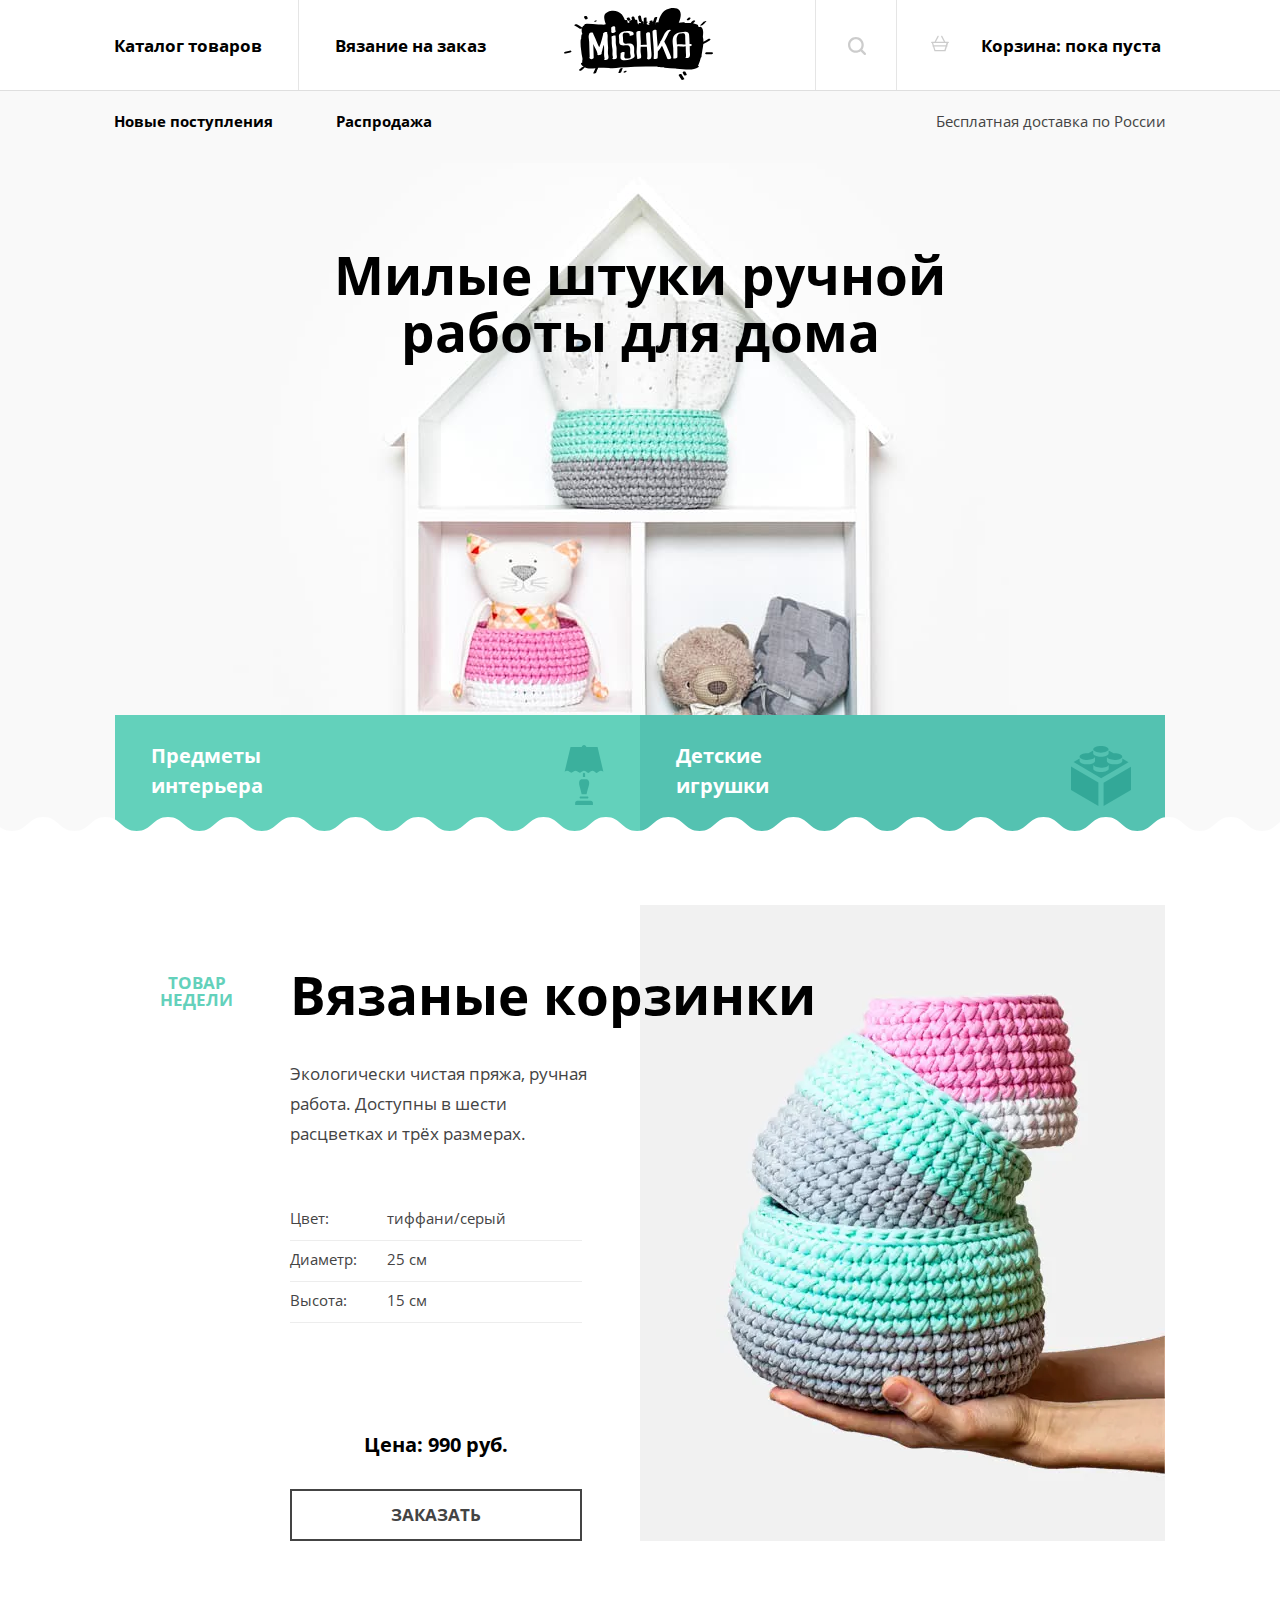
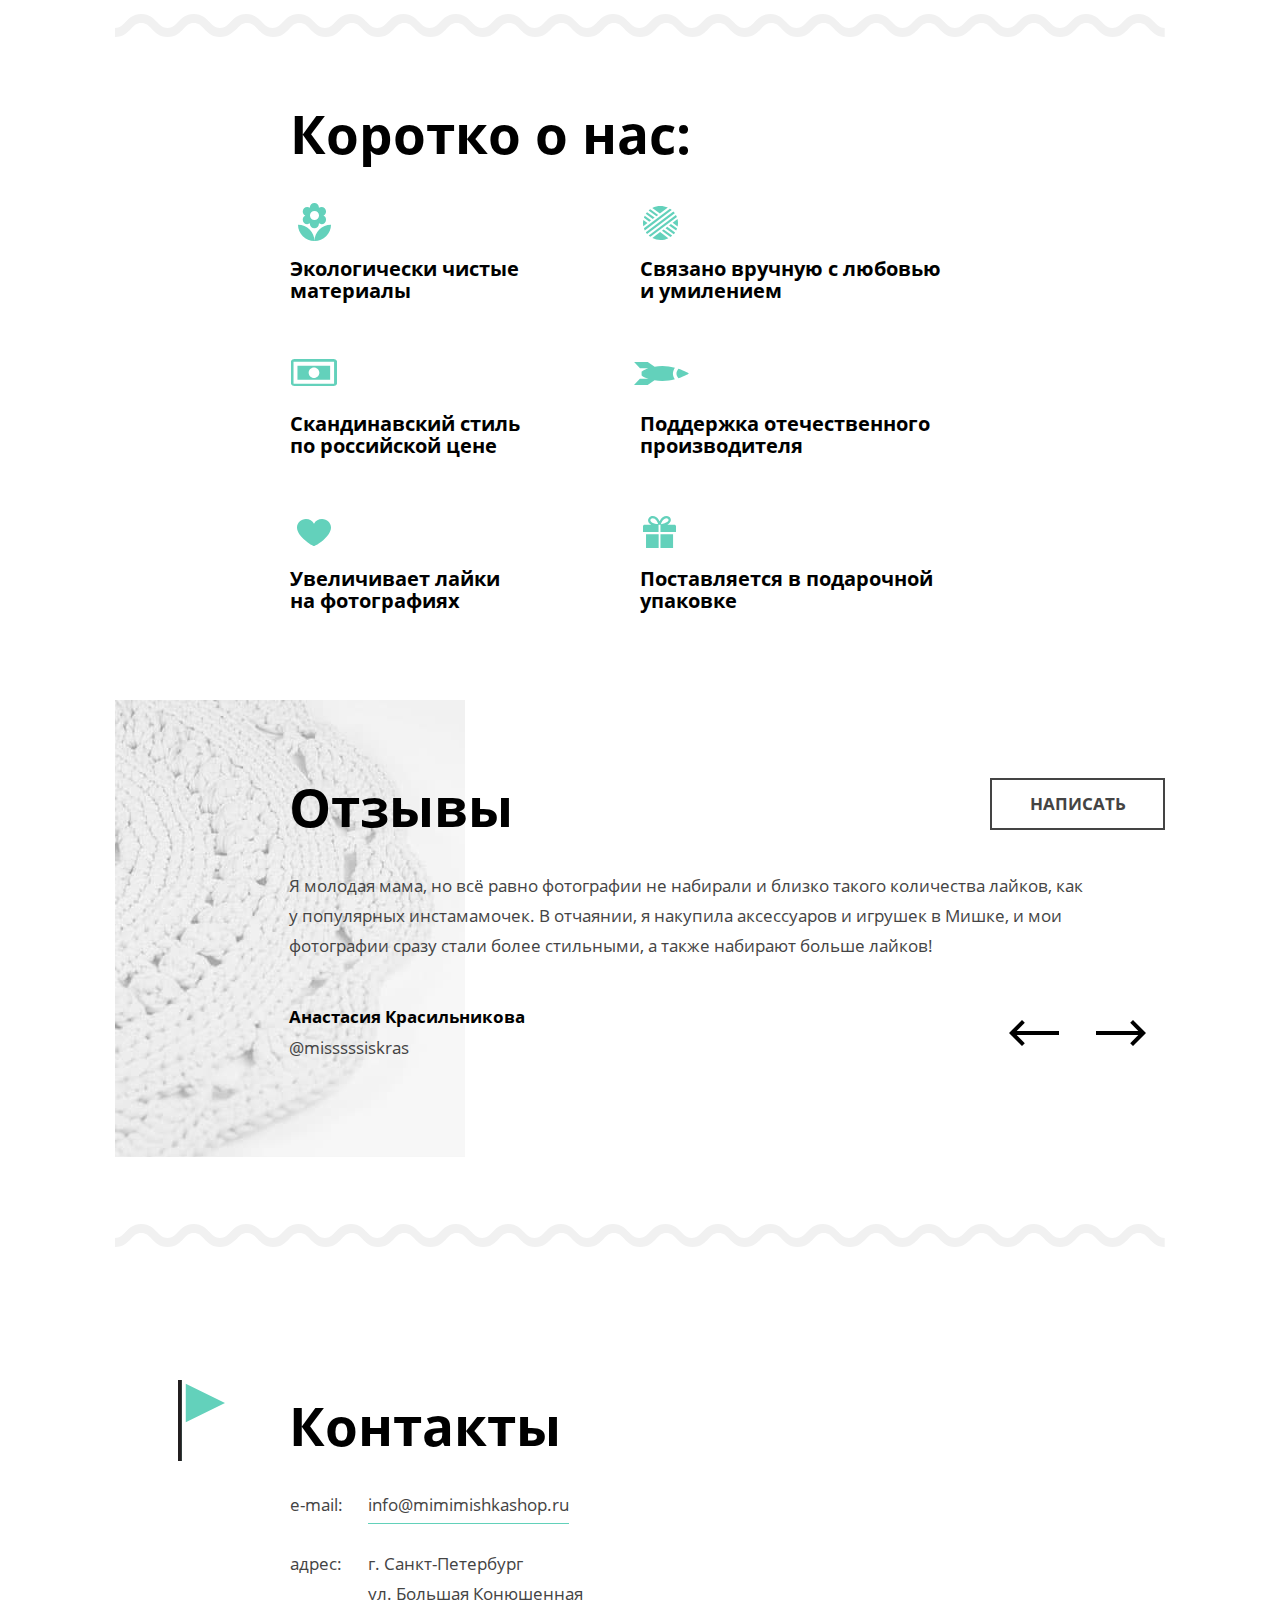
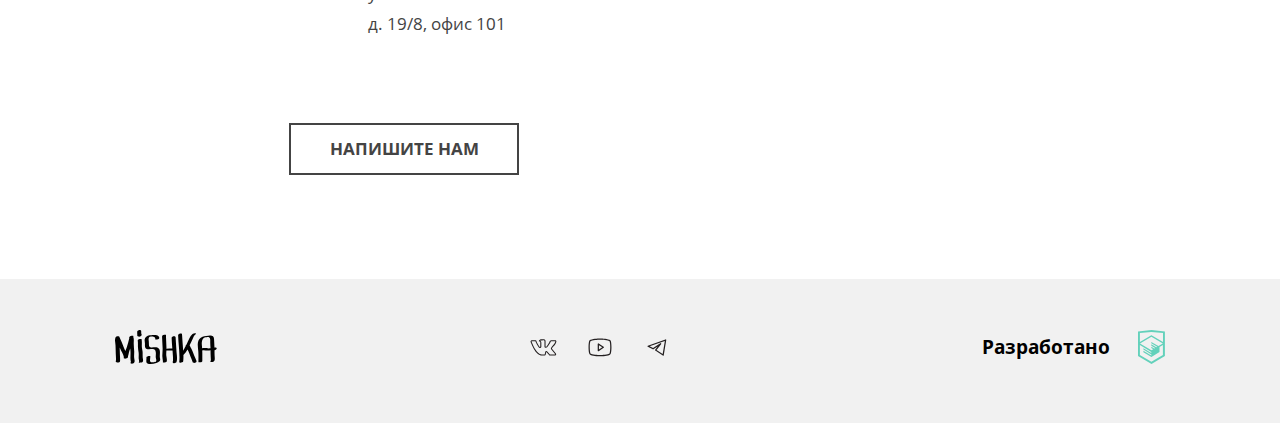
<file: index.html>
<!DOCTYPE html><html class="page" lang="ru"><head><meta charset="utf-8"><title>HTML Academy: Мишка</title><meta name="viewport" content="width=device-width,initial-scale=1"><meta name="description" content="Сайт интернет-магазина Мишка."><link rel="icon" href="favicon.ico"><link rel="icon" href="img/favicons/favicon.svg" type="image/svg+xml"><link rel="apple-touch-icon" href="img/favicons/apple-icon-180x180.png"><link rel="manifest" href="manifest.webmanifest"><link rel="preload" href="fonts/opensans.woff2" as="font" type="font/woff2" crossorigin="anonymous"><link rel="stylesheet" href="css/style.min.css"></head><body class="page__body body"><header class="body__header header"><div class="header__wrapper"><nav class="header__nav nav"><!--nav--opened открывает мобильное меню--> <button type="button" class="nav__button toggle"><span class="visually-hidden">Кнопка закрытия,открытия меню.</span></button><div class="nav__logo-wrapper"><a class="nav__link logo" href="#"><picture><source media="(min-width:1150px)" srcset="img/logo-desktop.svg" width="149" height="72"><source media="(min-width:768px)" srcset="img/logo-tablet.svg" width="113" height="46"><img class="logo__img logo-img" width="86" height="35" src="img/logo-mobile.svg" alt="Логотип компании Мишка."></picture></a></div><ul class="nav__list nav-list nav-list--additional"><li class="nav-list__item nav-list__item--catalog"><a class="nav-list__link" href="catalog.html">Каталог товаров</a></li><li class="nav-list__item nav-list__item--knitting"><a class="nav-list__link" href="form.html">Вязание на заказ</a></li></ul><ul class="nav__list nav-list nav-list--cart"><li class="nav-list__item nav-list__item--search"><a class="nav-list__link nav-list__link--search" href="#"><span class="visually-hidden">Кнопка поиска по сайту.</span> <span class="nav-list__row">Поиск по сайту</span></a></li><li class="nav-list__item nav-list__item--cart"><a class="nav-list__link nav-list__link--cart" href="#"><span class="nav-list__row">Корзина: пока пуста</span></a></li></ul><ul class="nav__list nav-list nav-list--delivery"><li class="nav-list__item nav-list__item--desktop"><a class="nav-list__link" href="#">Новые поступления</a></li><li class="nav-list__item nav-list__item--desktop"><a class="nav-list__link" href="#">Распродажа</a></li><li class="nav-list__item nav-list__item--delivery"><a class="nav-list__link" href="#">Бесплатная доставка по России</a></li></ul></nav></div></header><main class="body__main main"><h1 class="visually-hidden">Интернет-магазин Мишка.</h1><section class="main__category category"><div class="main__category-wrapper"><h2 class="category__caption caption caption--big">Милые штуки ручной<br class="caption__break">работы для дома</h2><div class="category__list category-list"><a class="category-list__link category-list__link--interior" href="#"><h3 class="category-list__heading">Предметы интерьера</h3></a><a class="category-list__link category-list__link--toys" href="#"><h3 class="category-list__heading">Детские игрушки</h3></a></div></div></section><section class="main__card card"><h2 class="card__caption caption caption--middle">Вязаные корзинки</h2><p class="card__weekly-product weekly-product">товар недели</p><div class="card__wrapper"><p class="card__about card-about">Экологически чистая пряжа, ручная работа. Доступны в шести расцветках и трёх размерах.</p><dl class="card__list card-list"><dt class="card-list__term">Цвет:</dt><dd class="card-list__desc">тиффани/серый</dd><dt class="card-list__term">Диаметр:</dt><dd class="card-list__desc">25 см</dd><dt class="card-list__term">Высота:</dt><dd class="card-list__desc">15 см</dd></dl></div><a class="card__img-link img-link" href="#"><picture><source type="image/webp" media="(min-width: 1150px)" srcset="img/triple-set-desktop.webp, img/triple-set-desktop@2x.webp 2x" width="525" height="636"><source type="image/webp" media="(min-width: 768px)" srcset="img/triple-set-tablet.webp, img/triple-set-tablet@2x.webp 2x" width="334" height="404"><source type="image/webp" srcset="img/triple-set-mobile.webp, img/triple-set-mobile@2x.webp 2x" width="260" height="315"><source media="(min-width: 1150px)" srcset="img/triple-set-desktop.jpg, img/triple-set-desktop@2x.jpg 2x" type="image/jpg" width="525" height="636"><source media="(min-width: 768px)" srcset="img/triple-set-tablet.jpg, img/triple-set-tablet@2x.jpg 2x" type="image/jpg" width="334" height="404"><img class="img-link__img" src="img/triple-set-mobile.jpg" srcset="img/triple-set-mobile@2x.jpg 2x" width="260" height="315" alt="Набор из трех вязаных корзинок." loading="lazy"></picture></a><div class="card__price price"><span class="price__text">Цена: 990 руб. </span><a class="card__button button button--secondary" href="#">Заказать</a></div></section><section class="main__about-us about-us"><h2 class="about-us__caption caption caption--middle">Коротко о нас:</h2><ul class="about-us__list about-list"><li class="about-list__item about-list__item--flower">Экологически чистые материалы</li><li class="about-list__item about-list__item--style">Скандинавский стиль по&nbsp;российской цене</li><li class="about-list__item about-list__item--heart">Увеличивает лайки на&nbsp;фотографиях</li><li class="about-list__item about-list__item--ball">Связано вручную с&nbsp;любовью и умилением</li><li class="about-list__item about-list__item--rocket">Поддержка отечественного производителя</li><li class="about-list__item about-list__item--gift">Поставляется в&nbsp;подарочной упаковке</li></ul></section><section class="main__slider slider"><div class="slider__wrapper"><div class="slider__text slider-text"><h2 class="slider__caption caption caption--middle">Отзывы</h2><blockquote class="slider-text__blockquote"><p class="slider-text__review">Я молодая мама, но всё равно фотографии не набирали и близко такого количества лайков, как у&nbsp;популярных инстамамочек. В&nbsp;отчаянии, я накупила аксессуаров и игрушек в Мишке, и&nbsp;мои фотографии сразу стали более стильными, а также набирают больше лайков!</p><cite class="slider-text__author">Анастасия Красильникова <span class="slider-text__email">@misssssiskras</span></cite></blockquote><div class="slider__button-wrapper"><button class="button slider__button-left" type="button"><span class="visually-hidden">Перелистнуть отзывы влево.</span></button> <button class="button slider__button-right" type="button"><span class="visually-hidden">Перелистнуть отзывы вправо.</span></button></div><a class="slider__button button button--secondary" href="#">Написать</a></div></div></section><section class="main__contacts contacts"><h2 class="contacts__caption caption caption--middle">Контакты</h2><div class="contacts__wrapper"><div class="contacts__email email"><span class="email__email">e-mail:</span> <a class="email__text" href="mailto:info@mimimishkashop.ru">info@mimimishkashop.ru</a></div><address class="contacts__address address"><span class="address__address">адрес:</span> <span class="address__text">г. Санкт-Петербург ул.&nbsp;Большая Конюшенная д.&nbsp;19/8, офис 101</span></address></div><div class="contacts__map-wrapper map"><iframe class="map__box" title="Адрес места на карте: г. Санкт-Петербург ул. Большая Конюшенная д. 19/8, офис 101" width="320" height="454" src="https://www.google.com/maps/embed?pb=!1m18!1m12!1m3!1d1998.6037876728603!2d30.32047247715258!3d59.93871647491512!2m3!1f0!2f0!3f0!3m2!1i1024!2i768!4f13.1!3m3!1m2!1s0x4696310fca145cc1%3A0x62740c0ffcd8a91f!2z0JHQvtC70YzRiNCw0Y8g0JrQvtC90Y7RiNC10L3QvdCw0Y8g0YPQuy4sIDE5LzgsIDEwMSwg0KHQsNC90LrRgi3Qn9C10YLQtdGA0LHRg9GA0LMsIDE5MTE4Ng!5e0!3m2!1sru!2sru!4v1699602740522!5m2!1sru!2sru" style="border: 0;" allowfullscreen="" loading="lazy" referrerpolicy="no-referrer-when-downgrade"></iframe><noscript><div class="map__nojs-wrapper"><picture><source type="image/webp" media="(min-width: 1150px)" srcset="img/map-desktop.webp, img/map-desktop@2x.webp 2x" width="527" height="457"><source type="image/webp" media="(min-width: 768px)" srcset="img/map-tablet.webp, img/map-tablet@2x.webp 2x" width="768" height="457"><source type="image/webp" srcset="img/map-mobile.webp, img/map-mobile@2x.webp 2x" width="320" height="454"><source media="(min-width: 1150px)" srcset="img/map-desktop.jpg, img/map-desktop@2x.jpg 2x" type="image/jpg" width="527" height="457"><source media="(min-width: 768px)" srcset="img/map-tablet.jpg, img/map-tablet@2x.jpg 2x" type="image/jpg" width="768" height="457"><img class="map__image" src="img/map-mobile.jpg" srcset="img/map-mobile@2x.jpg 2x" width="320" height="454" alt="Адрес места на карте: г. Санкт-Петербург ул. Большая Конюшенная д. 19/8, офис 101" loading="lazy"></picture></div></noscript></div><a class="contacts__button button button--secondary" href="#">Напишите нам</a></section></main><footer class="body__footer footer"><div class="footer__wrapper"><a class="footer__logo-wrapper" href="#" aria-label="Логотип интернет-магазина Мишка."><svg class="footer__logo footer-logo" width="102" height="34" fill="" xmlns="http://www.w3.org/2000/svg"><path d="M19.22 21.381c-.1-2.685-.5-5.27-.5-7.956 0-2.187.4-4.375-.4-6.464 0-.199.1-.497.1-.696.2-.994-3.3-.497-3.8.497-.3.299-.5.597-.4.995 0 .1.1.199.1.298-.7 3.183-1.6 6.265-2.6 9.348-.4 1.194-.9 2.288-1.3 3.481-.6-1.094-1.2-2.188-1.6-3.381-1.4-3.381-2.6-6.862-4.3-10.144.2-1.492-3.2-1.392-3.9 0-.8 1.69-.7 3.381-.4 5.171.3 1.99.4 3.978.4 6.067 0 3.978.4 7.856.4 11.834-.4.398-.5.895-.1 1.392.2.2.4.398.6.498 1 .696 3.6.099 3.6-1.293 0-4.078-.3-8.155-.4-12.332v-1.193c.1.1.1.298.2.398.6 1.59 1.3 3.182 2.2 4.674.9 1.491 1.3 3.082 1.8 4.674-.2.199-.3.497-.2.696 0 .199.1.298.3.398.6.497 1.8.298 2.5 0 .3-.1.6-.299.8-.398.3-.2.9-.696.7-1.194 0-.099-.1-.198-.1-.298.5-1.293.7-2.585 1-3.878.3-1.393.8-2.785 1.3-4.078.1.597.1 1.194.2 1.89.2 2.585 0 5.072 0 7.558 0 .795.1 1.591.2 2.486.1.298.4 1.79.3 1.89-.8.497-.6 1.093.2 1.292.9.2 2.1-.1 2.8-.696 1.2-1.094.6-2.784.4-4.177-.5-2.386 0-4.972-.1-7.359ZM27.62 22.078c-.1-1.99-.8-3.879-.8-5.868 0-2.287.2-4.574-.2-6.862-.1-.696-4.1.1-3.9.995.3 2.088.2 4.177.2 6.364 0 1.99.5 3.879.7 5.868.3 2.088-.1 4.177.1 6.166.1.994.8 2.685.1 3.58-.4.497 1.5.298 1.6.298.8-.1 1.8-.398 2.3-.994.7-.796.2-2.387.1-3.382-.3-1.989-.1-4.176-.2-6.165ZM43.92 18.796c-2.1-2.785-5.9-.796-8.6-1.492-1.4-.398-1.4-2.287-1.4-3.381 0-1.393-.1-2.685-.3-4.078-.1-1.094 0-2.088.7-2.884.1-.1.9-.298.8-.298.4-.1.7-.1 1.1-.1 1.5-.099 4.6.2 4 2.487-.3.994 3.6.398 3.9-.597 1.2-4.575-7.3-3.68-9.7-3.083-2.2.597-4.6 1.79-4.8 4.376-.1 1.193.3 2.387.3 3.58.1 1.392-.2 2.785.3 4.077 1.1 2.984 5.5 1.591 7.8 1.691 3.8.298 2.7 5.47 2.7 7.856 0 1.293 1.2 3.382.2 4.476-.6.696-2 .696-2.8.795-.8.1-2.2.298-2.7-.497-1-1.392.1-3.78-.1-5.37-.1-.895-4.1-.1-3.9.994.3 2.586-1.4 6.066 2.4 6.564 2.4.298 5.2-.2 7.5-.895 1.2-.398 2.3-.895 3.2-1.79 1-.895.7-2.288.4-3.481-.5-3.083.9-6.464-1-8.95ZM61.32 18.597c-.1-3.78-.7-7.459-.7-11.238 0-1.989-4-1.293-4 .298 0 3.58.5 7.16.7 10.74v.2c-1.9 0-3.9.198-5.9.198.2-4.574-.6-9.149-.4-13.823 0-.596-3.9-.1-3.9.995-.2 4.475.6 8.85.5 13.326-.1 2.088-.2 4.276-.3 6.364 0 1.094.2 2.188.3 3.282.1.995.5 2.288.2 3.282-.2.796 3.6.298 3.9-.696.5-1.79-.2-3.978-.4-5.768-.2-1.69 0-3.48.1-5.171 2-.1 4.1-.299 6.1 0 .1 1.392.2 2.784.3 4.077.1 1.193.2 2.287.2 3.48 0 .995.1 2.487-.2 3.481-.8 2.089 3.1 1.89 3.7.398.7-1.89.5-4.177.4-6.166-.2-2.486-.6-4.873-.6-7.26ZM78.22 22.973c-.9-2.785-2.4-5.171-3.6-7.757 1-1.89 2-3.878 2.9-5.867.8-1.79 1.4-3.78 3.1-5.072.6-.398.6-.895-.3-.995-.9-.1-2.1.2-2.8.696-1.4 1.293-2.4 2.685-3.1 4.376-.9 2.089-1.9 4.077-2.9 6.066-.1.1-.1.299-.2.398-.5.299-.8.796-.6 1.293-.8 1.591-1.6 3.083-2.5 4.575-.3-5.47-1-11.04-1.2-16.509 0-1.293-4-.497-3.9.995.2 6.862 1.2 13.624 1.3 20.486v.1c-.3.298-.2.497.1.596 0 1.79-.1 3.48-.2 5.27-.5.697.5 1.095 1.1 1.095h.1c.7 0 2.6-.299 2.7-1.393.2-2.088.3-4.176.2-6.265 1.6-1.69 2.9-3.58 4.1-5.569.8 1.492 1.5 2.984 2 4.575.9 2.685 2.3 5.27 3.1 7.956.5 1.79 4.5.696 3.9-.995-1-2.784-2.4-5.27-3.3-8.055ZM101.721 18.398c-.2-.795-1.4-.795-2.3-.795v-.995c-.1-2.685-.2-5.37-.4-7.956-.2-2.486-1.6-3.281-4-3.182-2.4.1-5.2.497-7.5 1.392-2.6.995-4.1 2.884-4.6 5.669-.5 2.983.2 6.166.4 9.149.2 3.48.1 6.961.1 10.442 0 .597 3.9 0 3.9-.994v-8.255c0-.795-.1-1.59-.1-2.386 1.4-.597 3.7 0 5.1.1 1.1.099 2.2-.2 3.2-.3 0 2.288.1 4.575.2 6.863 0 1.193.5 3.48-.4 4.475-.4.497 1.5.298 1.6.298.8-.1 1.8-.398 2.3-.994.9-1.094.5-3.78.4-5.072-.1-1.89-.1-3.78-.1-5.669 1.1-.199 2.4-.895 2.2-1.79Zm-14.6-.1c-.1-1.192-.2-2.485-.3-3.679-.2-2.287.1-5.569 2.3-6.961.6-.398 1.7-.298 2.4-.398 1-.199 2-.398 2.8.199 1.2.796.9 3.68.9 4.873 0 1.989.2 3.978.3 5.967-.6.1-1.1.1-1.7.1-2.3-.2-4.6-.597-6.7-.1ZM24.22 6.663c.5-.1 1-.199 1.5-.497l.2-.2c.5-.297 1-.795.7-1.391-.5-1.094-.4-2.188-.4-3.382C26.22.2 25.22 0 24.42 0c-.7.1-2.2.597-2.2 1.492 0 .994-.1 1.989.1 2.983 0 .1-.1.199-.1.398-.1.199 0 .398.1.597v.397c.1.2.2.398.4.498.6.298 1.1.298 1.5.298Z" fill=""/></svg></a><ul class="footer__list socials"><li class="socials__item"><a class="socials__link socials__link--vk" href="#"><span class="visually-hidden">В контакте.</span></a></li><li class="socials__item"><a class="socials__link socials__link--youtube" href="#"><span class="visually-hidden">Youtube.</span></a></li><li class="socials__item"><a class="socials__link socials__link--telegram" href="#"><span class="visually-hidden">Твиттер.</span></a></li></ul><a class="footer__logo-academy logo-academy" href="https://htmlacademy.ru/intensive/adaptive" target="_blank"><span class="logo-academy__text">Разработано</span> <svg class="logo-academy__icon" width="27" height="35" viewBox="0 0 27 35" fill="none" xmlns="http://www.w3.org/2000/svg"><path d="M13.6 0H13.5L0 1.4V26.1L13.5 34.1L26.9 26.1V1.4L13.6 0ZM25 12.1L13.5 5.3V5.2H13.4L13.3 5.1V5.2L1.9 12.1V3.1L13.4 1.9L25 3.1V12.1ZM13.4 6.8L24.9 13.5L20.4 16.1L13.3 11.9V13.3L19.2 16.8L18.3 17.3L13.3 14.3V15.7L17.1 18L16.3 18.5L13.3 16.7V18.1L15.2 19.2L13.4 20.3L2 13.6L13.4 6.8ZM1.9 15.1L13.3 21.9V22.9L5.4 18.2V19.6L13.4 24.4V25.5L5.4 20.8V22.2L13.4 27L21.5 22.1V16.9L24.9 14.9V24.9L13.4 31.8L1.9 25V15.1Z" fill=""/></svg></a></div></footer><div class="body__modal modal"><!--modal--opened открывает модальное окно--><form class="modal__form modal-form" action="https://echo.htmlacademy.ru/" method="get"><h2 class="modal-form__caption">Добавить в&nbsp;корзину</h2><p class="modal-form__text">Выберите размер:</p><fieldset class="modal-form__group modal-group"><ul class="modal-group__wrapper"><li class="modal-group__item"><input class="modal-group__radio visually-hidden" type="radio" id="size-s" name="size" value="size-s" checked="checked"> <label class="modal-group__label" for="size-s">s</label></li><li class="modal-group__item"><input class="modal-group__radio visually-hidden" type="radio" id="size-m" name="size" value="size-m"> <label class="modal-group__label" for="size-m">m</label></li><li class="modal-group__item"><input class="modal-group__radio visually-hidden" type="radio" id="size-l" name="size" value="size-l"> <label class="modal-group__label" for="size-l">l</label></li></ul></fieldset><button class="modal-form__button button button--primary" type="submit">Добавить</button></form></div><script src="./js/script.js"></script></body></html>
</file>
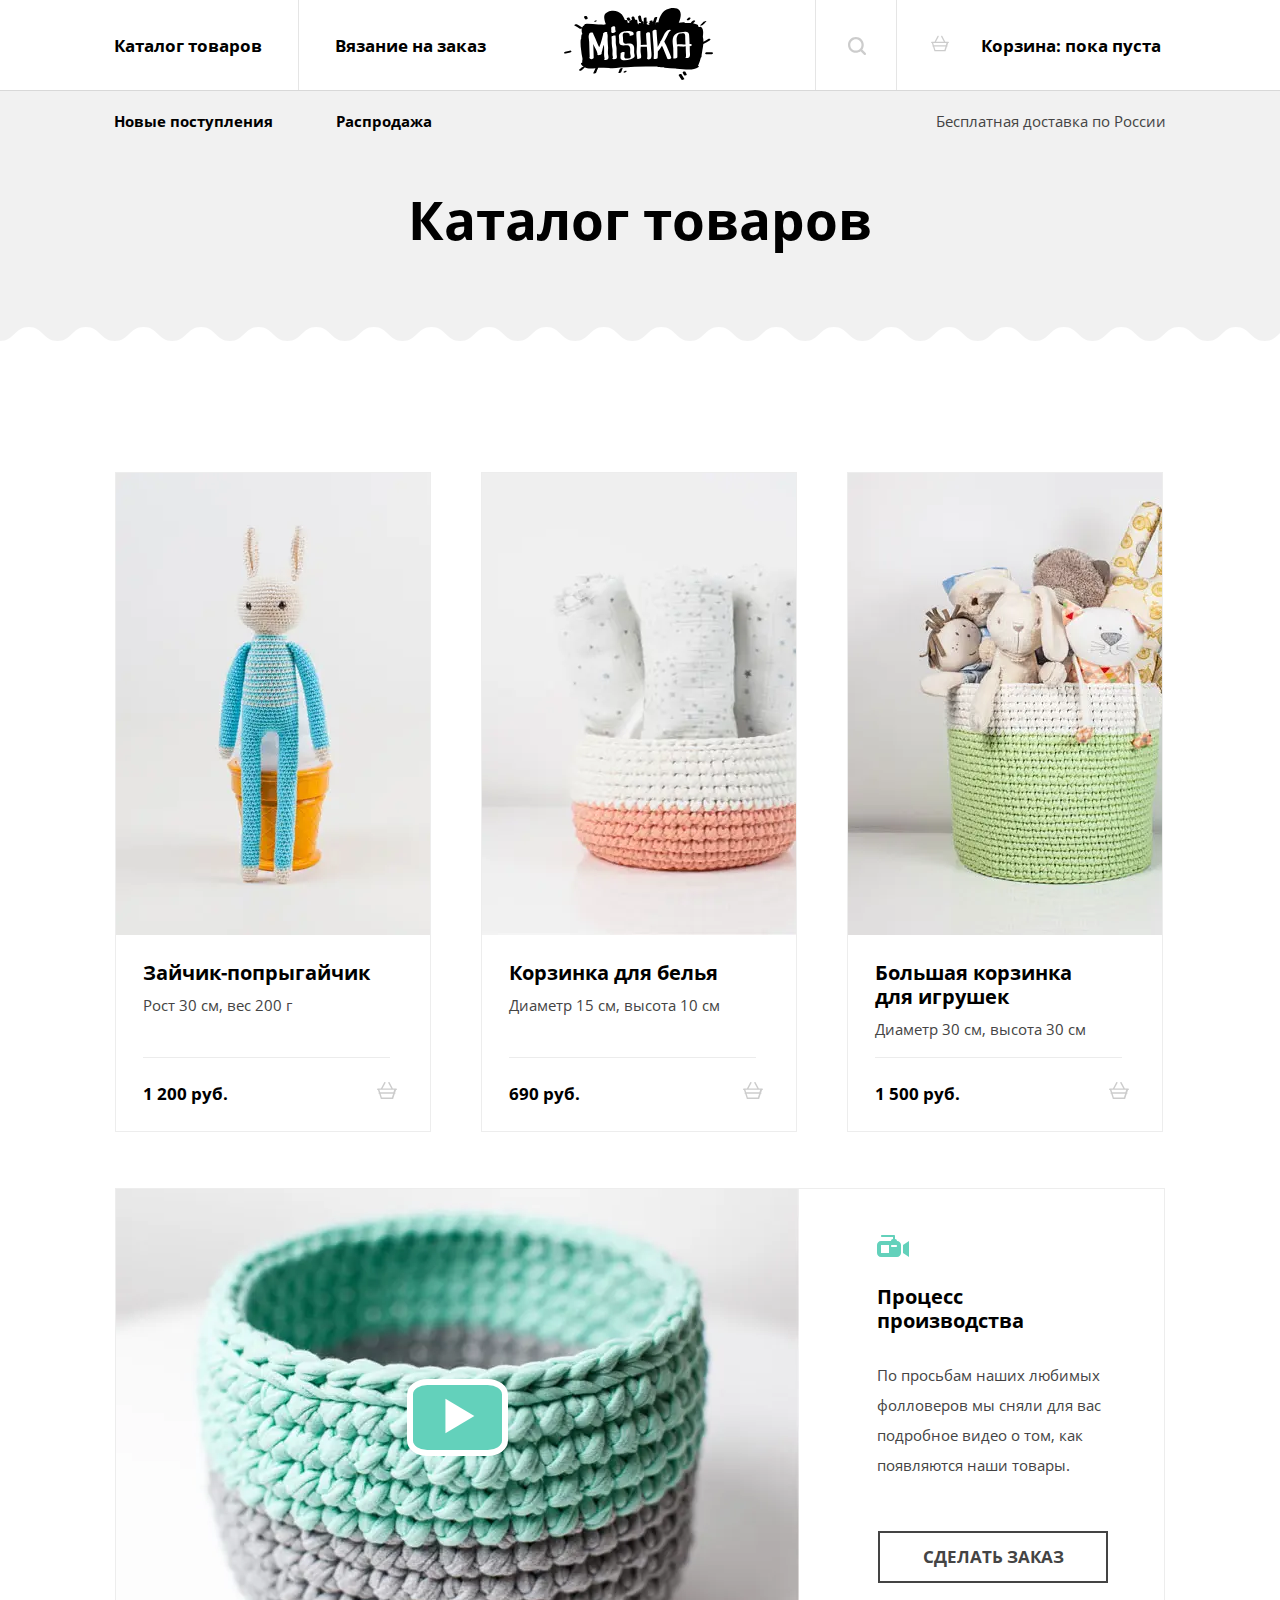
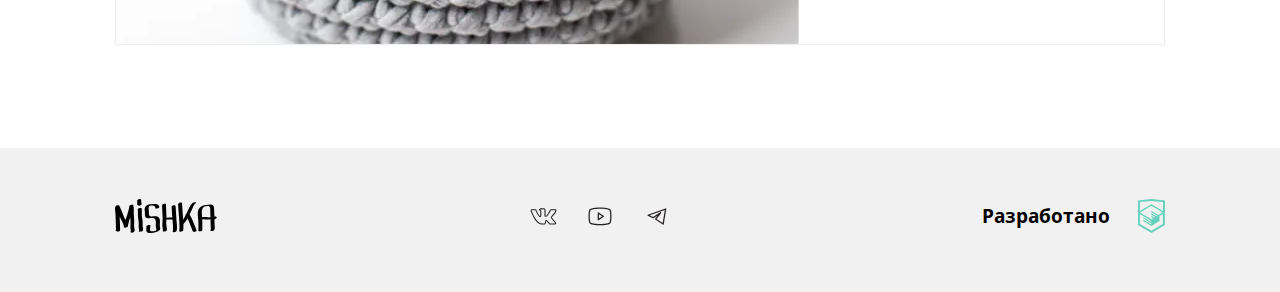
<file: catalog.html>
<!DOCTYPE html><html class="page" lang="ru"><head><meta charset="utf-8"><title>HTML Academy: Мишка</title><meta name="viewport" content="width=device-width,initial-scale=1"><meta name="description" content="Сайт интернет-магазина Мишка."><link rel="icon" href="favicon.ico"><link rel="icon" href="img/favicons/favicon.svg" type="image/svg+xml"><link rel="apple-touch-icon" href="img/favicons/apple-icon-180x180.png"><link rel="manifest" href="manifest.webmanifest"><link rel="preload" href="fonts/opensans.woff2" as="font" type="font/woff2" crossorigin="anonymous"><link rel="stylesheet" href="css/style.min.css"></head><body class="page__body body"><header class="body__header header"><div class="header__wrapper"><nav class="header__nav nav"><!--nav--opened открывает мобильное меню--> <button type="button" class="nav__button toggle"><span class="visually-hidden">Кнопка закрытия,открытия меню.</span></button><div class="nav__logo-wrapper nav__logo-wrapper--additional"><a class="nav__link logo" href="index.html"><picture><source media="(min-width:1150px)" srcset="img/logo-desktop.svg" width="149" height="72"><source media="(min-width:768px)" srcset="img/logo-tablet.svg" width="113" height="46"><img class="logo__img logo-img" width="86" height="35" src="img/logo-mobile.svg" alt="Логотип компании Мишка."></picture></a></div><ul class="nav__list nav-list nav-list--additional"><li class="nav-list__item nav-list__item--catalog"><a class="nav-list__link" href="">Каталог товаров</a></li><li class="nav-list__item nav-list__item--knitting"><a class="nav-list__link" href="form.html">Вязание на заказ</a></li></ul><ul class="nav__list nav-list nav-list--cart"><li class="nav-list__item nav-list__item--search"><a class="nav-list__link nav-list__link--search" href="#"><span class="visually-hidden">Кнопка поиска по сайту.</span> <span class="nav-list__row">Поиск по сайту</span></a></li><li class="nav-list__item nav-list__item--cart"><a class="nav-list__link nav-list__link--cart" href="#"><span class="nav-list__row">Корзина: пока пуста</span></a></li></ul><ul class="nav__list nav-list nav-list--delivery"><li class="nav-list__item nav-list__item--desktop"><a class="nav-list__link" href="#">Новые поступления</a></li><li class="nav-list__item nav-list__item--desktop"><a class="nav-list__link" href="#">Распродажа</a></li><li class="nav-list__item nav-list__item--delivery"><a class="nav-list__link" href="#">Бесплатная доставка по России</a></li></ul></nav></div></header><main class="body__main main"><h1 class="visually-hidden">Каталог интернет-магазина Мишка.</h1><section class="main__catalog catalog"><div class="catalog__wrapper"><h2 class="catalog__caption caption caption--big">Каталог товаров</h2></div><ul class="catalog__list"><li class="catalog__item"><div class="catalog__card catalog-card"><a class="catalog-card__img img-card" href="#"><picture><source type="image/webp" media="(min-width: 1150px)" srcset="img/bunny-desktop.webp, img/bunny-desktop@2x.webp 2x" width="316" height="462"><source type="image/webp" media="(min-width: 768px)" srcset="img/bunny-tablet.webp, img/bunny-tablet@2x.webp 2x" width="334" height="334"><source type="image/webp" srcset="img/bunny-mobile.webp, img/bunny-mobile@2x.webp 2x" width="260" height="195"><source media="(min-width: 1150px)" srcset="img/bunny-desktop.jpg, img/bunny-desktop@2x.jpg 2x" type="image/jpg" width="316" height="462"><source media="(min-width: 768px)" srcset="img/bunny-tablet@2x.jpg, img/bunny-tablet@2x.jpg 2x" type="image/jpg" width="334" height="334"><img class="img-card__img" width="260" height="195" src="img/bunny-mobile.jpg" srcset="img/bunny-mobile@2x.jpg 2x" alt="Вязаный зайчик."></picture></a><div class="catalog-card__text"><a class="catalog-card__caption-wrapper" href="#"><h3 class="catalog-card__caption caption caption--catalog">Зайчик-попрыгайчик</h3></a><p class="catalog-card__desc">Рост 30 см, вес 200 г</p><div class="catalog-card__cart-wrapper"><span class="catalog-card__price">1 200 руб.</span> <button class="catalog-card__cart" type="button"><span class="visually-hidden">Поместить товар в корзину.</span></button></div></div></div></li><li class="catalog__item"><div class="catalog__card catalog-card"><a class="catalog-card__img img-card" href="#"><picture><source type="image/webp" media="(min-width: 1150px)" srcset="img/basket-desktop.webp, img/basket-desktop@2x.webp 2x" width="316" height="462"><source type="image/webp" media="(min-width: 768px)" srcset="img/basket-tablet.webp, img/basket-tablet@2x.webp 2x" width="334" height="334"><source type="image/webp" srcset="img/basket-mobile.webp, img/basket-mobile@2x.webp 2x" width="260" height="195"><source media="(min-width: 1150px)" srcset="img/basket-desktop.jpg, img/basket-desktop@2x.jpg 2x" type="image/jpg" width="316" height="462"><source media="(min-width: 768px)" srcset="img/basket-tablet@2x.jpg, img/basket-tablet@2x.jpg 2x" type="image/jpg" width="334" height="334"><img class="img-card__img" width="260" height="195" src="img/basket-mobile.jpg" srcset="img/basket-mobile@2x.jpg 2x" alt="Вязаная корзинка." loading="lazy"></picture></a><div class="catalog-card__text"><a class="catalog-card__caption-wrapper" href="#"><h3 class="catalog-card__caption caption caption--catalog">Корзинка для белья</h3></a><p class="catalog-card__desc">Диаметр 15 см, высота 10 см</p><div class="catalog-card__cart-wrapper"><span class="catalog-card__price">690 руб.</span> <button class="catalog-card__cart" type="button"><span class="visually-hidden">Поместить товар в корзину.</span></button></div></div></div></li><li class="catalog__item"><div class="catalog__card catalog-card"><a class="catalog-card__img img-card" href="#"><picture><source type="image/webp" media="(min-width: 1150px)" srcset="img/toy-basket-desktop.webp, img/toy-basket-desktop@2x.webp 2x" width="316" height="462"><source type="image/webp" media="(min-width: 768px)" srcset="img/toy-basket-tablet.webp, img/toy-basket-tablet@2x.webp 2x" width="334" height="334"><source type="image/webp" srcset="img/toy-basket.webp, img/toy-basket@2x.webp 2x" width="260" height="195"><source media="(min-width: 1150px)" srcset="img/toy-basket-desktop.jpg, img/toy-basket-desktop@2x.jpg 2x" type="image/jpg" width="316" height="462"><source media="(min-width: 768px)" srcset="img/toy-basket-tablet@2x.jpg, img/toy-basket-tablet@2x.jpg 2x" type="image/jpg" width="334" height="334"><img class="img-card__img" width="260" height="195" src="img/toy-basket.jpg" srcset="img/toy-basket@2x.jpg 2x" alt="Вязаная корзина для игрушек." loading="lazy"></picture></a><div class="catalog-card__text"><a class="catalog-card__caption-wrapper" href="#"><h3 class="catalog-card__caption caption caption--catalog caption--basket">Большая корзинка для&nbsp;игрушек</h3></a><p class="catalog-card__desc">Диаметр 30 см, высота 30 см</p><div class="catalog-card__cart-wrapper"><span class="catalog-card__price">1 500 руб.</span> <button class="catalog-card__cart" type="button"><span class="visually-hidden">Поместить товар в корзину.</span></button></div></div></div></li></ul><div class="catalog__video video"><div class="video__link"><h2 class="video__caption caption caption--catalog">Процесс производства</h2><div class="video__wrapper"><picture><source type="image/webp" media="(min-width: 1150px)" srcset="img/video-desktop.webp, img/video-desktop@2x.webp 2x" width="683" height="455"><source type="image/webp" media="(min-width: 768px)" srcset="img/video-tablet.webp, img/video-tablet@2x.webp 2x" width="668" height="455"><source type="image/webp" srcset="img/video-mobile.webp, img/video-mobile@2x.webp 2x" width="260" height="150"><source media="(min-width: 1150px)" srcset="img/video-desktop.jpg, img/video-desktop@2x.jpg 2x" type="image/jpg" width="683" height="455"><source media="(min-width: 768px)" srcset="img/video-tablet@2x.jpg, img/video-tablet@2x.jpg 2x" type="image/jpg" width="668" height="455"><img class="video__img" src="img/video-mobile.jpg" srcset="img/video-mobile@2x.jpg 2x" width="260" height="150" alt="Видеодемонстрация изделия." loading="lazy"></picture><button class="video__wrapper-button" type="button"><span class="visually-hidden">Видео производства товара.</span></button></div><p class="video__text">По просьбам наших любимых фолловеров мы сняли для вас подробное видео о том, как появляются наши товары.</p><a class="video__button button button--secondary" href="#">Сделать заказ</a></div></div></section></main><footer class="body__footer footer"><div class="footer__wrapper"><a class="footer__logo-wrapper" href="index.html" aria-label="Логотип интернет-магазина Мишка."><svg class="footer__logo footer-logo" width="102" height="34" fill="" xmlns="http://www.w3.org/2000/svg"><path d="M19.22 21.381c-.1-2.685-.5-5.27-.5-7.956 0-2.187.4-4.375-.4-6.464 0-.199.1-.497.1-.696.2-.994-3.3-.497-3.8.497-.3.299-.5.597-.4.995 0 .1.1.199.1.298-.7 3.183-1.6 6.265-2.6 9.348-.4 1.194-.9 2.288-1.3 3.481-.6-1.094-1.2-2.188-1.6-3.381-1.4-3.381-2.6-6.862-4.3-10.144.2-1.492-3.2-1.392-3.9 0-.8 1.69-.7 3.381-.4 5.171.3 1.99.4 3.978.4 6.067 0 3.978.4 7.856.4 11.834-.4.398-.5.895-.1 1.392.2.2.4.398.6.498 1 .696 3.6.099 3.6-1.293 0-4.078-.3-8.155-.4-12.332v-1.193c.1.1.1.298.2.398.6 1.59 1.3 3.182 2.2 4.674.9 1.491 1.3 3.082 1.8 4.674-.2.199-.3.497-.2.696 0 .199.1.298.3.398.6.497 1.8.298 2.5 0 .3-.1.6-.299.8-.398.3-.2.9-.696.7-1.194 0-.099-.1-.198-.1-.298.5-1.293.7-2.585 1-3.878.3-1.393.8-2.785 1.3-4.078.1.597.1 1.194.2 1.89.2 2.585 0 5.072 0 7.558 0 .795.1 1.591.2 2.486.1.298.4 1.79.3 1.89-.8.497-.6 1.093.2 1.292.9.2 2.1-.1 2.8-.696 1.2-1.094.6-2.784.4-4.177-.5-2.386 0-4.972-.1-7.359ZM27.62 22.078c-.1-1.99-.8-3.879-.8-5.868 0-2.287.2-4.574-.2-6.862-.1-.696-4.1.1-3.9.995.3 2.088.2 4.177.2 6.364 0 1.99.5 3.879.7 5.868.3 2.088-.1 4.177.1 6.166.1.994.8 2.685.1 3.58-.4.497 1.5.298 1.6.298.8-.1 1.8-.398 2.3-.994.7-.796.2-2.387.1-3.382-.3-1.989-.1-4.176-.2-6.165ZM43.92 18.796c-2.1-2.785-5.9-.796-8.6-1.492-1.4-.398-1.4-2.287-1.4-3.381 0-1.393-.1-2.685-.3-4.078-.1-1.094 0-2.088.7-2.884.1-.1.9-.298.8-.298.4-.1.7-.1 1.1-.1 1.5-.099 4.6.2 4 2.487-.3.994 3.6.398 3.9-.597 1.2-4.575-7.3-3.68-9.7-3.083-2.2.597-4.6 1.79-4.8 4.376-.1 1.193.3 2.387.3 3.58.1 1.392-.2 2.785.3 4.077 1.1 2.984 5.5 1.591 7.8 1.691 3.8.298 2.7 5.47 2.7 7.856 0 1.293 1.2 3.382.2 4.476-.6.696-2 .696-2.8.795-.8.1-2.2.298-2.7-.497-1-1.392.1-3.78-.1-5.37-.1-.895-4.1-.1-3.9.994.3 2.586-1.4 6.066 2.4 6.564 2.4.298 5.2-.2 7.5-.895 1.2-.398 2.3-.895 3.2-1.79 1-.895.7-2.288.4-3.481-.5-3.083.9-6.464-1-8.95ZM61.32 18.597c-.1-3.78-.7-7.459-.7-11.238 0-1.989-4-1.293-4 .298 0 3.58.5 7.16.7 10.74v.2c-1.9 0-3.9.198-5.9.198.2-4.574-.6-9.149-.4-13.823 0-.596-3.9-.1-3.9.995-.2 4.475.6 8.85.5 13.326-.1 2.088-.2 4.276-.3 6.364 0 1.094.2 2.188.3 3.282.1.995.5 2.288.2 3.282-.2.796 3.6.298 3.9-.696.5-1.79-.2-3.978-.4-5.768-.2-1.69 0-3.48.1-5.171 2-.1 4.1-.299 6.1 0 .1 1.392.2 2.784.3 4.077.1 1.193.2 2.287.2 3.48 0 .995.1 2.487-.2 3.481-.8 2.089 3.1 1.89 3.7.398.7-1.89.5-4.177.4-6.166-.2-2.486-.6-4.873-.6-7.26ZM78.22 22.973c-.9-2.785-2.4-5.171-3.6-7.757 1-1.89 2-3.878 2.9-5.867.8-1.79 1.4-3.78 3.1-5.072.6-.398.6-.895-.3-.995-.9-.1-2.1.2-2.8.696-1.4 1.293-2.4 2.685-3.1 4.376-.9 2.089-1.9 4.077-2.9 6.066-.1.1-.1.299-.2.398-.5.299-.8.796-.6 1.293-.8 1.591-1.6 3.083-2.5 4.575-.3-5.47-1-11.04-1.2-16.509 0-1.293-4-.497-3.9.995.2 6.862 1.2 13.624 1.3 20.486v.1c-.3.298-.2.497.1.596 0 1.79-.1 3.48-.2 5.27-.5.697.5 1.095 1.1 1.095h.1c.7 0 2.6-.299 2.7-1.393.2-2.088.3-4.176.2-6.265 1.6-1.69 2.9-3.58 4.1-5.569.8 1.492 1.5 2.984 2 4.575.9 2.685 2.3 5.27 3.1 7.956.5 1.79 4.5.696 3.9-.995-1-2.784-2.4-5.27-3.3-8.055ZM101.721 18.398c-.2-.795-1.4-.795-2.3-.795v-.995c-.1-2.685-.2-5.37-.4-7.956-.2-2.486-1.6-3.281-4-3.182-2.4.1-5.2.497-7.5 1.392-2.6.995-4.1 2.884-4.6 5.669-.5 2.983.2 6.166.4 9.149.2 3.48.1 6.961.1 10.442 0 .597 3.9 0 3.9-.994v-8.255c0-.795-.1-1.59-.1-2.386 1.4-.597 3.7 0 5.1.1 1.1.099 2.2-.2 3.2-.3 0 2.288.1 4.575.2 6.863 0 1.193.5 3.48-.4 4.475-.4.497 1.5.298 1.6.298.8-.1 1.8-.398 2.3-.994.9-1.094.5-3.78.4-5.072-.1-1.89-.1-3.78-.1-5.669 1.1-.199 2.4-.895 2.2-1.79Zm-14.6-.1c-.1-1.192-.2-2.485-.3-3.679-.2-2.287.1-5.569 2.3-6.961.6-.398 1.7-.298 2.4-.398 1-.199 2-.398 2.8.199 1.2.796.9 3.68.9 4.873 0 1.989.2 3.978.3 5.967-.6.1-1.1.1-1.7.1-2.3-.2-4.6-.597-6.7-.1ZM24.22 6.663c.5-.1 1-.199 1.5-.497l.2-.2c.5-.297 1-.795.7-1.391-.5-1.094-.4-2.188-.4-3.382C26.22.2 25.22 0 24.42 0c-.7.1-2.2.597-2.2 1.492 0 .994-.1 1.989.1 2.983 0 .1-.1.199-.1.398-.1.199 0 .398.1.597v.397c.1.2.2.398.4.498.6.298 1.1.298 1.5.298Z" fill=""/></svg></a><ul class="footer__list socials"><li class="socials__item"><a class="socials__link socials__link--vk" href="#"><span class="visually-hidden">В контакте.</span></a></li><li class="socials__item"><a class="socials__link socials__link--youtube" href="#"><span class="visually-hidden">Youtube.</span></a></li><li class="socials__item"><a class="socials__link socials__link--telegram" href="#"><span class="visually-hidden">Твиттер.</span></a></li></ul><a class="footer__logo-academy logo-academy" href="https://htmlacademy.ru/intensive/adaptive" target="_blank"><span class="logo-academy__text">Разработано</span> <svg width="27" height="35" viewBox="0 0 27 35" fill="none" xmlns="http://www.w3.org/2000/svg"><path d="M13.6 0H13.5L0 1.4V26.1L13.5 34.1L26.9 26.1V1.4L13.6 0ZM25 12.1L13.5 5.3V5.2H13.4L13.3 5.1V5.2L1.9 12.1V3.1L13.4 1.9L25 3.1V12.1ZM13.4 6.8L24.9 13.5L20.4 16.1L13.3 11.9V13.3L19.2 16.8L18.3 17.3L13.3 14.3V15.7L17.1 18L16.3 18.5L13.3 16.7V18.1L15.2 19.2L13.4 20.3L2 13.6L13.4 6.8ZM1.9 15.1L13.3 21.9V22.9L5.4 18.2V19.6L13.4 24.4V25.5L5.4 20.8V22.2L13.4 27L21.5 22.1V16.9L24.9 14.9V24.9L13.4 31.8L1.9 25V15.1Z" fill=""/></svg></a></div></footer><div class="body__modal modal"><!--modal--opened открывает модальное окно--><form class="modal__form modal-form" action="https://echo.htmlacademy.ru/" method="get"><h2 class="modal-form__caption">Добавить в&nbsp;корзину</h2><p class="modal-form__text">Выберите размер:</p><fieldset class="modal-form__group modal-group"><ul class="modal-group__wrapper"><li class="modal-group__item"><input class="modal-group__radio visually-hidden" type="radio" id="size-s" name="size" value="size-s" checked="checked"> <label class="modal-group__label" for="size-s">s</label></li><li class="modal-group__item"><input class="modal-group__radio visually-hidden" type="radio" id="size-m" name="size" value="size-m"> <label class="modal-group__label" for="size-m">m</label></li><li class="modal-group__item"><input class="modal-group__radio visually-hidden" type="radio" id="size-l" name="size" value="size-l"> <label class="modal-group__label" for="size-l">l</label></li></ul></fieldset><button class="modal-form__button button button--primary" type="submit">Добавить</button></form></div><script src="./js/script.js"></script></body></html>
</file>
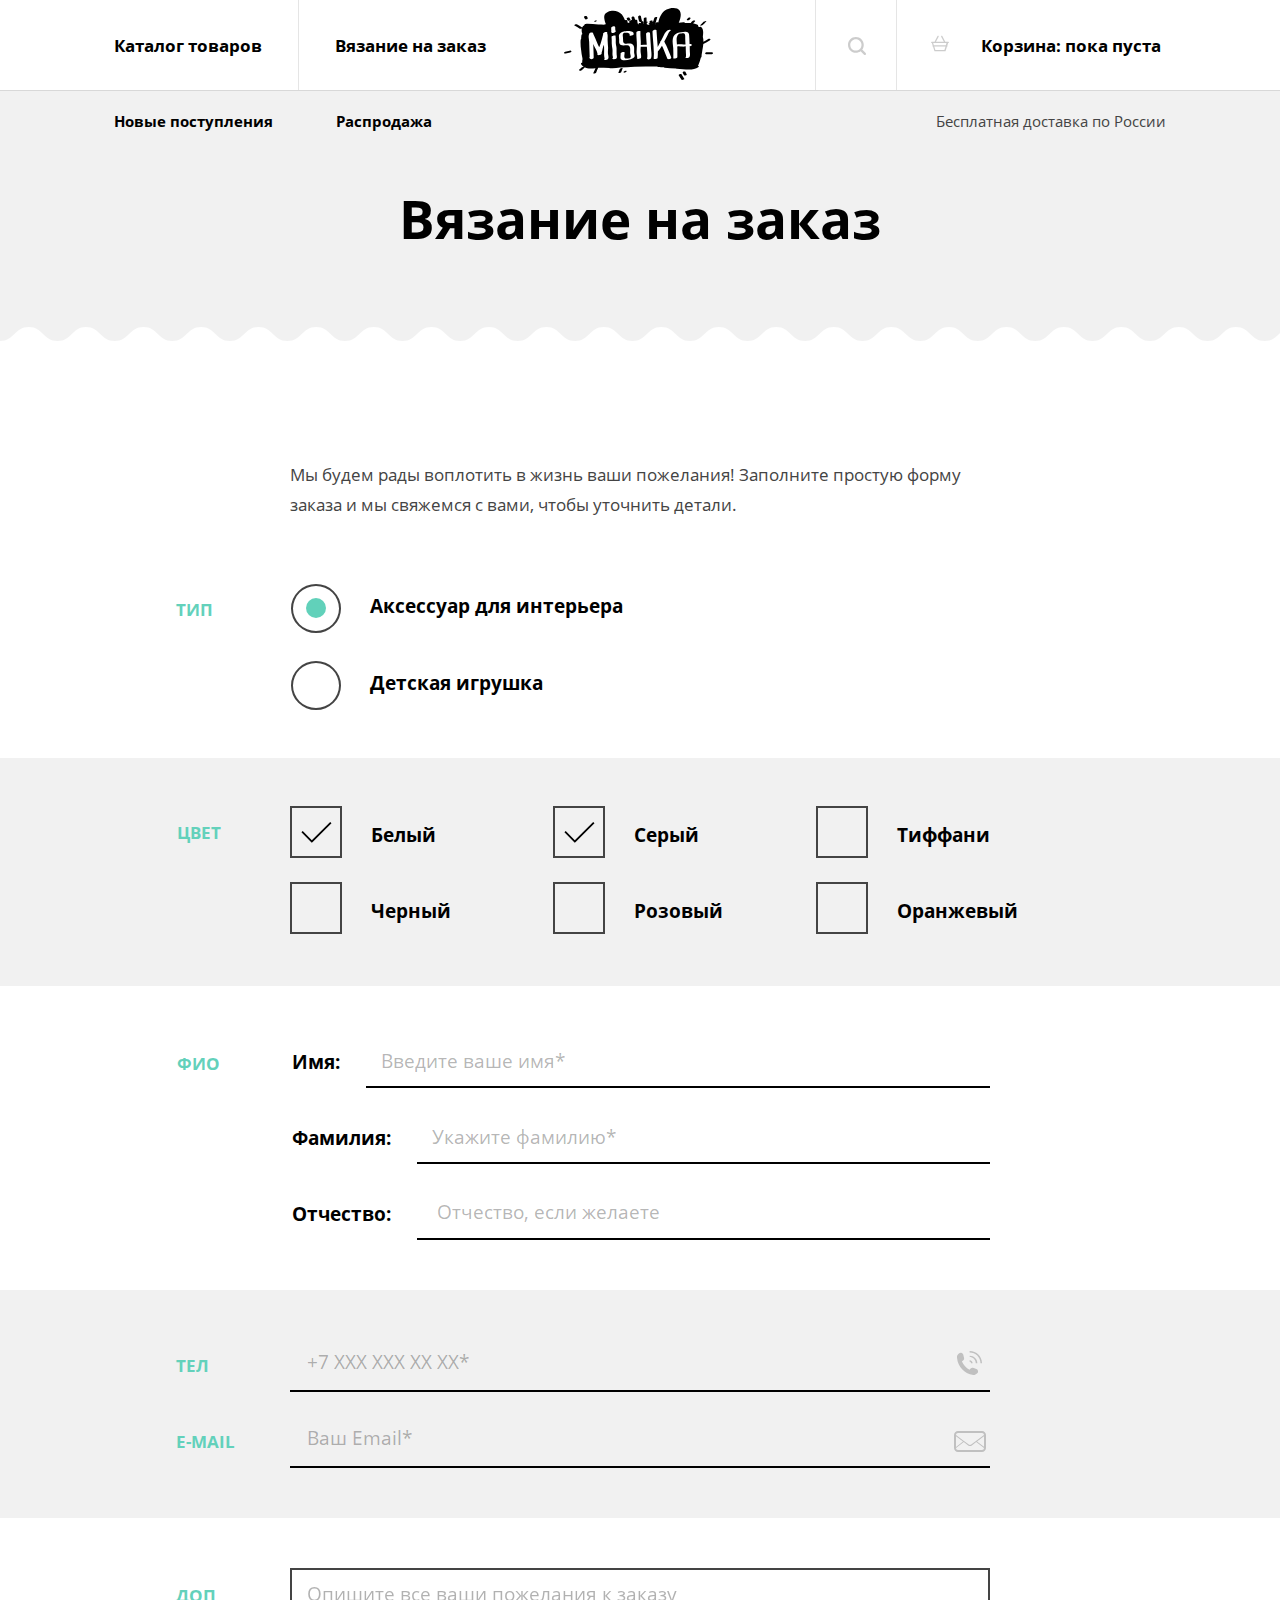
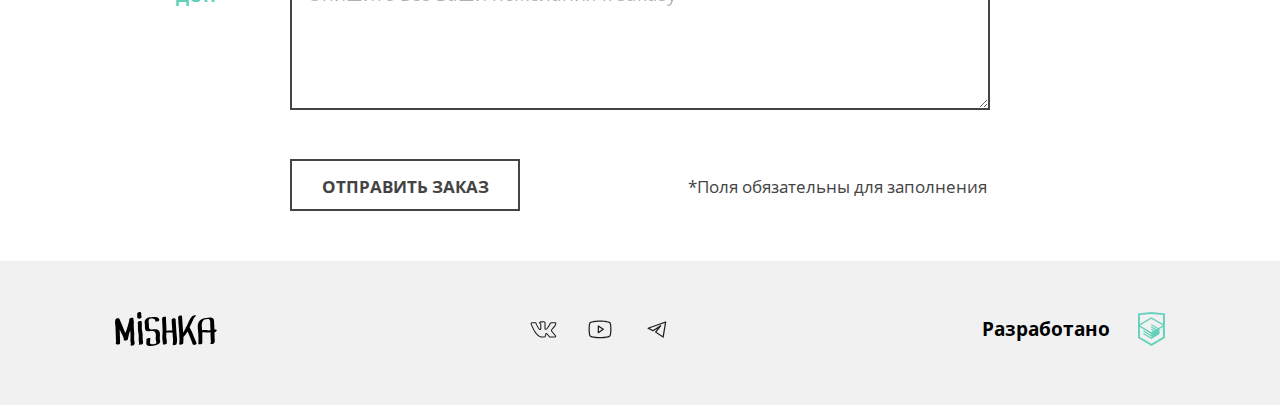
<file: form.html>
<!DOCTYPE html><html class="page" lang="ru"><head><meta charset="utf-8"><title>HTML Academy: Мишка</title><meta name="viewport" content="width=device-width,initial-scale=1"><meta name="description" content="Сайт интернет-магазина Мишка."><link rel="icon" href="favicon.ico"><link rel="icon" href="img/favicons/favicon.svg" type="image/svg+xml"><link rel="apple-touch-icon" href="img/favicons/apple-icon-180x180.png"><link rel="manifest" href="manifest.webmanifest"><link rel="preload" href="fonts/opensans.woff2" as="font" type="font/woff2" crossorigin="anonymous"><link rel="stylesheet" href="css/style.min.css"></head><body class="page__body body"><header class="body__header header"><div class="header__wrapper"><nav class="header__nav nav"><!--nav--opened открывает мобильное меню--> <button type="button" class="nav__button toggle"><span class="visually-hidden">Кнопка закрытия,открытия меню.</span></button><div class="nav__logo-wrapper nav__logo-wrapper--additional"><a class="nav__link logo" href="index.html"><picture><source media="(min-width:1150px)" srcset="img/logo-desktop.svg" width="149" height="72"><source media="(min-width:768px)" srcset="img/logo-tablet.svg" width="113" height="46"><img class="logo__img logo-img" width="86" height="35" src="img/logo-mobile.svg" alt="Логотип компании Мишка."></picture></a></div><ul class="nav__list nav-list nav-list--additional"><li class="nav-list__item nav-list__item--catalog"><a class="nav-list__link" href="catalog.html">Каталог товаров</a></li><li class="nav-list__item nav-list__item--knitting"><a class="nav-list__link" href="">Вязание на заказ</a></li></ul><ul class="nav__list nav-list nav-list--cart"><li class="nav-list__item nav-list__item--search"><a class="nav-list__link nav-list__link--search" href="#"><span class="visually-hidden">Кнопка поиска по сайту.</span> <span class="nav-list__row">Поиск по сайту</span></a></li><li class="nav-list__item nav-list__item--cart"><a class="nav-list__link nav-list__link--cart" href="#"><span class="nav-list__row">Корзина: пока пуста</span></a></li></ul><ul class="nav__list nav-list nav-list--delivery"><li class="nav-list__item nav-list__item--desktop"><a class="nav-list__link" href="#">Новые поступления</a></li><li class="nav-list__item nav-list__item--desktop"><a class="nav-list__link" href="#">Распродажа</a></li><li class="nav-list__item nav-list__item--delivery"><a class="nav-list__link" href="#">Бесплатная доставка по России</a></li></ul></nav></div></header><main class="body__main main"><h1 class="visually-hidden">Форма заказа интернет-магазина Мишка.</h1><section class="main__form form-group"><div class="form-group__wrapper"><h2 class="form-group__caption caption caption--big">Вязание на заказ</h2></div><p class="form-group__text form-text">Мы будем рады воплотить в жизнь ваши пожелания! Заполните простую форму заказа и мы свяжемся с вами, чтобы уточнить детали.</p><form class="form-group__form form" action="https://echo.htmlacademy.ru/" method="post"><fieldset class="form__type type"><div class="type__wrapper"><h3 class="type__caption form-caption">Тип</h3><ul class="type__list"><li class="type__item radio"><input class="radio__input visually-hidden" type="radio" id="accessories" name="type" checked="checked"> <label class="radio__label" for="accessories">Аксессуар для интерьера</label></li><li class="type__item radio"><input class="radio__input visually-hidden" type="radio" id="toy" name="type"> <label class="radio__label" for="toy">Детская игрушка</label></li></ul></div></fieldset><fieldset class="form__color color"><div class="color__wrapper"><h3 class="color__caption form-caption">Цвет</h3><ul class="color__list"><li class="color__item checkbox"><input class="checkbox__input visually-hidden" type="checkbox" id="white" name="white" checked="checked"> <label class="checkbox__label" for="white">Белый</label></li><li class="color__item checkbox"><input class="checkbox__input visually-hidden" type="checkbox" id="gray" name="gray" checked="checked"> <label class="checkbox__label" for="gray">Серый</label></li><li class="color__item checkbox"><input class="checkbox__input visually-hidden" type="checkbox" id="tiffany" name="tiffany"> <label class="checkbox__label" for="tiffany">Тиффани</label></li><li class="color__item checkbox"><input class="checkbox__input visually-hidden" type="checkbox" id="black" name="black"> <label class="checkbox__label" for="black">Черный</label></li><li class="color__item checkbox"><input class="checkbox__input visually-hidden" type="checkbox" id="pink" name="pink"> <label class="checkbox__label" for="pink">Розовый</label></li><li class="color__item checkbox"><input class="checkbox__input visually-hidden" type="checkbox" id="orange" name="orange"> <label class="checkbox__label" for="orange">Оранжевый</label></li></ul></div></fieldset><fieldset class="form__user user"><div class="user__wrapper"><h3 class="user__caption form-caption">Фио</h3><ul class="user__list"><li class="user__item user-item"><label class="user-item__name" for="name">Имя:</label> <input class="user-item__input" type="text" id="name" name="name" placeholder="Введите ваше имя*" required></li><li class="user__item user-item"><label class="user-item__name" for="surname">Фамилия:</label> <input class="user-item__input" type="text" id="surname" name="surname" placeholder="Укажите фамилию*" required></li><li class="user__item user-item"><label class="user-item__name" for="second-name">Отчество:</label> <input class="user-item__input" type="text" id="second-name" name="second-name" placeholder="Отчество, если желаете"></li></ul></div></fieldset><fieldset class="form__user-contacts user-contacts"><legend class="visually-hidden">Контакты пользователя.</legend><div class="user-contacts__wrapper"><label class="user-contacts__caption form-caption" for="phone">Тел</label> <span class="user-contacts__input-wrapper user-phone"><input class="user-contacts__input" id="phone" name="phone" type="tel" placeholder="+7 ХХХ ХХХ ХХ ХХ*" required> </span><label class="user-contacts__caption form-caption" for="email">E-mail</label> <span class="user-contacts__input-wrapper user-email"><input class="user-contacts__input" id="email" name="email" type="email" placeholder="Ваш Email*" required></span></div></fieldset><fieldset class="form__comment comment"><div class="comment__wrapper"><label class="comment__caption form-caption" for="comment">Доп</label> <textarea class="comment__text" name="comment" id="comment" placeholder="Опишите все ваши пожелания к заказу"></textarea></div><div class="comment__button-wrapper"><span class="comment__footnote">*Поля обязательны для заполнения</span> <button class="comment__button button button--secondary button--form" type="submit">Отправить заказ</button></div></fieldset></form></section></main><footer class="body__footer footer"><div class="footer__wrapper"><a class="footer__logo-wrapper" href="index.html" aria-label="Логотип интернет-магазина Мишка."><svg class="footer__logo footer-logo" width="102" height="34" fill="" xmlns="http://www.w3.org/2000/svg"><path d="M19.22 21.381c-.1-2.685-.5-5.27-.5-7.956 0-2.187.4-4.375-.4-6.464 0-.199.1-.497.1-.696.2-.994-3.3-.497-3.8.497-.3.299-.5.597-.4.995 0 .1.1.199.1.298-.7 3.183-1.6 6.265-2.6 9.348-.4 1.194-.9 2.288-1.3 3.481-.6-1.094-1.2-2.188-1.6-3.381-1.4-3.381-2.6-6.862-4.3-10.144.2-1.492-3.2-1.392-3.9 0-.8 1.69-.7 3.381-.4 5.171.3 1.99.4 3.978.4 6.067 0 3.978.4 7.856.4 11.834-.4.398-.5.895-.1 1.392.2.2.4.398.6.498 1 .696 3.6.099 3.6-1.293 0-4.078-.3-8.155-.4-12.332v-1.193c.1.1.1.298.2.398.6 1.59 1.3 3.182 2.2 4.674.9 1.491 1.3 3.082 1.8 4.674-.2.199-.3.497-.2.696 0 .199.1.298.3.398.6.497 1.8.298 2.5 0 .3-.1.6-.299.8-.398.3-.2.9-.696.7-1.194 0-.099-.1-.198-.1-.298.5-1.293.7-2.585 1-3.878.3-1.393.8-2.785 1.3-4.078.1.597.1 1.194.2 1.89.2 2.585 0 5.072 0 7.558 0 .795.1 1.591.2 2.486.1.298.4 1.79.3 1.89-.8.497-.6 1.093.2 1.292.9.2 2.1-.1 2.8-.696 1.2-1.094.6-2.784.4-4.177-.5-2.386 0-4.972-.1-7.359ZM27.62 22.078c-.1-1.99-.8-3.879-.8-5.868 0-2.287.2-4.574-.2-6.862-.1-.696-4.1.1-3.9.995.3 2.088.2 4.177.2 6.364 0 1.99.5 3.879.7 5.868.3 2.088-.1 4.177.1 6.166.1.994.8 2.685.1 3.58-.4.497 1.5.298 1.6.298.8-.1 1.8-.398 2.3-.994.7-.796.2-2.387.1-3.382-.3-1.989-.1-4.176-.2-6.165ZM43.92 18.796c-2.1-2.785-5.9-.796-8.6-1.492-1.4-.398-1.4-2.287-1.4-3.381 0-1.393-.1-2.685-.3-4.078-.1-1.094 0-2.088.7-2.884.1-.1.9-.298.8-.298.4-.1.7-.1 1.1-.1 1.5-.099 4.6.2 4 2.487-.3.994 3.6.398 3.9-.597 1.2-4.575-7.3-3.68-9.7-3.083-2.2.597-4.6 1.79-4.8 4.376-.1 1.193.3 2.387.3 3.58.1 1.392-.2 2.785.3 4.077 1.1 2.984 5.5 1.591 7.8 1.691 3.8.298 2.7 5.47 2.7 7.856 0 1.293 1.2 3.382.2 4.476-.6.696-2 .696-2.8.795-.8.1-2.2.298-2.7-.497-1-1.392.1-3.78-.1-5.37-.1-.895-4.1-.1-3.9.994.3 2.586-1.4 6.066 2.4 6.564 2.4.298 5.2-.2 7.5-.895 1.2-.398 2.3-.895 3.2-1.79 1-.895.7-2.288.4-3.481-.5-3.083.9-6.464-1-8.95ZM61.32 18.597c-.1-3.78-.7-7.459-.7-11.238 0-1.989-4-1.293-4 .298 0 3.58.5 7.16.7 10.74v.2c-1.9 0-3.9.198-5.9.198.2-4.574-.6-9.149-.4-13.823 0-.596-3.9-.1-3.9.995-.2 4.475.6 8.85.5 13.326-.1 2.088-.2 4.276-.3 6.364 0 1.094.2 2.188.3 3.282.1.995.5 2.288.2 3.282-.2.796 3.6.298 3.9-.696.5-1.79-.2-3.978-.4-5.768-.2-1.69 0-3.48.1-5.171 2-.1 4.1-.299 6.1 0 .1 1.392.2 2.784.3 4.077.1 1.193.2 2.287.2 3.48 0 .995.1 2.487-.2 3.481-.8 2.089 3.1 1.89 3.7.398.7-1.89.5-4.177.4-6.166-.2-2.486-.6-4.873-.6-7.26ZM78.22 22.973c-.9-2.785-2.4-5.171-3.6-7.757 1-1.89 2-3.878 2.9-5.867.8-1.79 1.4-3.78 3.1-5.072.6-.398.6-.895-.3-.995-.9-.1-2.1.2-2.8.696-1.4 1.293-2.4 2.685-3.1 4.376-.9 2.089-1.9 4.077-2.9 6.066-.1.1-.1.299-.2.398-.5.299-.8.796-.6 1.293-.8 1.591-1.6 3.083-2.5 4.575-.3-5.47-1-11.04-1.2-16.509 0-1.293-4-.497-3.9.995.2 6.862 1.2 13.624 1.3 20.486v.1c-.3.298-.2.497.1.596 0 1.79-.1 3.48-.2 5.27-.5.697.5 1.095 1.1 1.095h.1c.7 0 2.6-.299 2.7-1.393.2-2.088.3-4.176.2-6.265 1.6-1.69 2.9-3.58 4.1-5.569.8 1.492 1.5 2.984 2 4.575.9 2.685 2.3 5.27 3.1 7.956.5 1.79 4.5.696 3.9-.995-1-2.784-2.4-5.27-3.3-8.055ZM101.721 18.398c-.2-.795-1.4-.795-2.3-.795v-.995c-.1-2.685-.2-5.37-.4-7.956-.2-2.486-1.6-3.281-4-3.182-2.4.1-5.2.497-7.5 1.392-2.6.995-4.1 2.884-4.6 5.669-.5 2.983.2 6.166.4 9.149.2 3.48.1 6.961.1 10.442 0 .597 3.9 0 3.9-.994v-8.255c0-.795-.1-1.59-.1-2.386 1.4-.597 3.7 0 5.1.1 1.1.099 2.2-.2 3.2-.3 0 2.288.1 4.575.2 6.863 0 1.193.5 3.48-.4 4.475-.4.497 1.5.298 1.6.298.8-.1 1.8-.398 2.3-.994.9-1.094.5-3.78.4-5.072-.1-1.89-.1-3.78-.1-5.669 1.1-.199 2.4-.895 2.2-1.79Zm-14.6-.1c-.1-1.192-.2-2.485-.3-3.679-.2-2.287.1-5.569 2.3-6.961.6-.398 1.7-.298 2.4-.398 1-.199 2-.398 2.8.199 1.2.796.9 3.68.9 4.873 0 1.989.2 3.978.3 5.967-.6.1-1.1.1-1.7.1-2.3-.2-4.6-.597-6.7-.1ZM24.22 6.663c.5-.1 1-.199 1.5-.497l.2-.2c.5-.297 1-.795.7-1.391-.5-1.094-.4-2.188-.4-3.382C26.22.2 25.22 0 24.42 0c-.7.1-2.2.597-2.2 1.492 0 .994-.1 1.989.1 2.983 0 .1-.1.199-.1.398-.1.199 0 .398.1.597v.397c.1.2.2.398.4.498.6.298 1.1.298 1.5.298Z" fill=""/></svg></a><ul class="footer__list socials"><li class="socials__item"><a class="socials__link socials__link--vk" href="#"><span class="visually-hidden">В контакте.</span></a></li><li class="socials__item"><a class="socials__link socials__link--youtube" href="#"><span class="visually-hidden">Youtube.</span></a></li><li class="socials__item"><a class="socials__link socials__link--telegram" href="#"><span class="visually-hidden">Твиттер.</span></a></li></ul><a class="footer__logo-academy logo-academy" href="https://htmlacademy.ru/intensive/adaptive" target="_blank"><span class="logo-academy__text">Разработано</span> <svg width="27" height="35" viewBox="0 0 27 35" fill="none" xmlns="http://www.w3.org/2000/svg"><path d="M13.6 0H13.5L0 1.4V26.1L13.5 34.1L26.9 26.1V1.4L13.6 0ZM25 12.1L13.5 5.3V5.2H13.4L13.3 5.1V5.2L1.9 12.1V3.1L13.4 1.9L25 3.1V12.1ZM13.4 6.8L24.9 13.5L20.4 16.1L13.3 11.9V13.3L19.2 16.8L18.3 17.3L13.3 14.3V15.7L17.1 18L16.3 18.5L13.3 16.7V18.1L15.2 19.2L13.4 20.3L2 13.6L13.4 6.8ZM1.9 15.1L13.3 21.9V22.9L5.4 18.2V19.6L13.4 24.4V25.5L5.4 20.8V22.2L13.4 27L21.5 22.1V16.9L24.9 14.9V24.9L13.4 31.8L1.9 25V15.1Z" fill=""/></svg></a></div></footer><script src="./js/script.js"></script></body></html>
</file>
<file: css/style.min.css>
*,::after,::before{box-sizing:border-box}body{margin:0}img{max-width:100%;height:auto;object-fit:contain}a{text-decoration:none}.page{min-height:100%}.page__body{display:flex;flex-direction:column;min-height:100vh}.button{margin:0;padding:0;background-color:transparent;display:block;text-align:center;cursor:pointer;font-family:"Open Sans","Arial",sans-serif}.button--disabled,.button:disabled{opacity:.1;outline:0;background-color:transparent}.button--disabled:active,.button--disabled:focus,.button--disabled:focus-visible,.button--disabled:hover,.button:disabled:active,.button:disabled:focus,.button:disabled:focus-visible,.button:disabled:hover{outline:0;background-color:transparent}.button--secondary{border:2px solid #444;color:#444;font-size:18px;font-weight:700;line-height:20px;text-transform:uppercase;padding:14px 15px}.button--secondary:hover{border:2px solid #444;background-color:#444;color:#fff;outline:0}.button--secondary:focus,.button--secondary:focus-visible{outline:1px solid #000;outline-offset:5px}.button--secondary:active{border:2px solid #444;background-color:#444;color:rgba(255,255,255,.3);outline:0}.button--primary{background-color:#62d0ba;color:#fff;text-align:center;font-size:17px;font-weight:700;line-height:16px;text-transform:uppercase;border:0;padding:18px}.button--primary:active,.button--primary:hover{background-color:#59d5bc}.button--primary:active{color:rgba(255,255,255,.3)}.button--primary:focus,.button--primary:focus-visible{outline:1px solid #000;outline-offset:5px}.button--form{font-size:17px;padding:16px 15px 12px}@media (min-width:768px){.button--secondary{font-size:17px}}@font-face{font-family:"Open Sans";src:url(../fonts/opensans.woff2)format("woff2"),url(../fonts/opensans.woff)format("woff");font-weight:400;font-style:normal;font-display:optional}@font-face{font-family:"Open Sans";src:url(../fonts/opensansbold.woff2)format("woff2"),url(../fonts/opensansbold.woff)format("woff");font-weight:700;font-style:normal;font-display:optional}.visually-hidden{position:absolute;width:1px;height:1px;margin:-1px;border:0;padding:0;white-space:nowrap;-webkit-clip-path:inset(100%);clip-path:inset(100%);clip:rect(0 0 0 0);overflow:hidden}.body{font-family:"Open Sans","Arial",sans-serif;font-size:17px;line-height:20px;color:#000;font-weight:400;font-style:normal;min-width:320px}.body__main{flex-grow:1}@media (max-width:767px){.header__wrapper{min-height:82px}}@media (min-width:768px){.header{overflow:hidden}.header__wrapper{margin:0 auto;padding:0 30px}}@media (min-width:1150px){.header__wrapper{max-width:1150px}}.logo{cursor:pointer}.logo:hover{opacity:.6}.logo:active{opacity:.3}.logo:focus,.logo:focus-visible{outline-offset:5px;outline:1px solid #000}.logo__img{display:block}.toggle{display:none;padding:0;background-color:transparent;border:0;cursor:pointer}.nav,.toggle{position:relative}@media (max-width:767px){.nav{padding:22px 0 0;box-shadow:0 1px 0 0#ecececec,0 1px 0 0#ecececec inset}.nav--closed .nav__button,.nav--opened{position:absolute;top:32px;right:30px}.nav--opened{background-color:#fff;top:0;left:0;right:0;z-index:1;min-width:320px}.nav--opened .nav__button{position:absolute;top:23px;right:27px}.nav__logo-wrapper{position:relative;padding-bottom:24px}.nav__logo-wrapper--additional::before{background-color:#f1f1f1}.nav__link{width:86px;height:35px;display:block;margin:0 auto}.nav--closed .toggle{cursor:pointer;display:block;width:21px;height:15px;z-index:2}.nav--closed .toggle:hover::before{opacity:.6}.nav--closed .toggle:active::before{opacity:.3}.nav--closed .toggle::before{content:"";display:block;width:100%;height:2px;background-color:#231f20;position:absolute;z-index:2;top:0;left:0;box-shadow:0 6px 0 0#231f20,0 12px 0 0#231f20}.nav--closed .toggle:focus,.nav--closed .toggle:focus-visible,.nav--opened .toggle:focus,.nav--opened .toggle:focus-visible{outline-offset:5px}.nav--opened .toggle{display:block;width:27px;height:29px;z-index:2}.nav--opened .toggle::after,.nav--opened .toggle::before{content:"";display:block;width:100%;height:2px;background-color:#231f20;position:absolute;top:50%;left:0}.nav--opened .toggle:focus::after,.nav--opened .toggle:focus::before,.nav--opened .toggle:hover::after,.nav--opened .toggle:hover::before{background-color:rgba(0,0,0,.6)}.nav--opened .toggle:active::after,.nav--opened .toggle:active::before{background-color:rgba(0,0,0,.3)}.nav--opened .toggle::before{transform:rotate(45deg)}.nav--opened .toggle::after{transform:rotate(-45deg)}}@media (min-width:768px){.nav{display:grid;grid-template-columns:1fr 156px 1fr 1fr;grid-template-rows:auto auto;position:relative}.nav__link{width:114px;height:46px;position:absolute;top:22px;left:19px;flex-shrink:0}.nav__logo-wrapper{position:relative;grid-column:1/3}.nav__logo-wrapper::before{content:"";border-top:1px solid rgba(0,0,0,.1);width:100vw;height:500px;left:-32px;position:absolute;background-color:#f9f9f9;bottom:-501px}.nav__logo-wrapper--additional::before{background-color:#f1f1f1}}@media (min-width:1150px){.nav{grid-template-columns:204px 204px 312px 1fr 1fr}.nav__link{width:149px;height:72px;left:calc(50% - 95px);top:8px}.nav__logo-wrapper{grid-column:3/4}.nav__logo-wrapper::before{content:"";width:100vw;height:500px;background-color:#f9f9f9;position:absolute;left:calc(100% - 156px);border-top:1px solid rgba(0,0,0,.1);top:100%;z-index:-1}.nav__logo-wrapper--additional::before{background-color:#f1f1f1}.nav__logo-wrapper::after{content:"";width:100vw;height:600px;background-color:#f9f9f9;position:absolute;right:calc(100% - 156px);border-top:1px solid rgba(0,0,0,.1);top:100%;z-index:-1}.nav__logo-wrapper--additional::after{background-color:#f1f1f1}}.nav-list{list-style-type:none;padding:0;margin:0;color:#000;font-weight:700}.nav-list__link{color:inherit;display:inline-block;padding:27px 48px 27px 30px}.nav-list__link:hover{color:rgba(0,0,0,.6)}.nav-list__link:focus,.nav-list__link:focus-visible{outline-offset:-2px;outline:1px solid #000;color:#000}.nav-list__link:active{color:rgba(0,0,0,.3);outline:0}.nav-list__link--search{padding:27px 94px 28px 59px;position:relative}.nav-list__link--search:focus,.nav-list__link--search:focus-visible{outline-offset:-3px}.nav-list__link--search::before{content:"";position:absolute;width:18px;height:18px;display:block;-webkit-mask-image:url(../img/icons/sprite.svg#search);mask-image:url(../img/icons/sprite.svg#search);background-color:rgba(0,0,0,.2);-webkit-mask-repeat:no-repeat;mask-repeat:no-repeat;left:16px;top:32px}.nav-list__link--search:focus::before,.nav-list__link--search:hover::before{background-color:#63d1bb}.nav-list__link--search:active::before{background-color:#63d1bb;opacity:.3}.nav-list__link--search:focus-visible::before{background-color:rgba(0,0,0,.2)}.nav-list__link--cart{padding-left:64px;position:relative}.nav-list__link--cart::before{content:"";width:18px;height:21px;display:block;position:absolute;-webkit-mask-image:url(../img/icons/sprite.svg#cart);mask-image:url(../img/icons/sprite.svg#cart);background-color:rgba(0,0,0,.2);-webkit-mask-repeat:no-repeat;mask-repeat:no-repeat;left:18px;top:32px}.nav-list__link--cart:focus::before,.nav-list__link--cart:hover::before{background-color:#63d1bb}.nav-list__link--cart:active::before{background-color:#63d1bb;opacity:.3}.nav-list__link--cart:focus-visible{color:#000}.nav-list__link--cart:focus-visible::before{background-color:rgba(0,0,0,.2)}.nav-list__item--additional,.nav-list__item--delivery,.nav-list__item--desktop{display:none}@media (max-width:767px){.nav-list--additional{z-index:1}.nav--closed .nav-list,.nav-list--delivery{display:none}.nav--opened .nav-list{font-size:15px;font-style:normal;font-weight:700;line-height:24px;padding:0;position:relative;width:100%;top:0;left:0;background-color:#fff}.nav--opened .nav-list--cart{top:0}.nav-list__item{box-shadow:0 1px 0 0#ececec,0 1px 0 0#ececec inset;text-align:center;font-size:17px;line-height:24px;font-weight:700}}@media (min-width:768px){.nav-list{display:flex;flex-wrap:wrap}.nav-list--delivery{justify-content:flex-end;grid-column:3/5;grid-row:2/3}.nav-list--additional{grid-row:2/3;grid-column:1/3;z-index:1;display:grid;grid-template-columns:177px 177px}.nav-list--cart{grid-column:3/5;display:flex;justify-content:flex-end;padding-right:4px}.nav-list__item{flex-shrink:0;font-size:15px;max-width:177px}.nav-list__item--search{width:82px;border-left:1px solid rgba(0,0,0,.1)}.nav-list__item--knitting{margin-left:-8px}.nav-list__item--cart{max-width:282px;font-size:17px;border-left:1px solid rgba(0,0,0,.1)}.nav-list__item--desktop,.nav-list__link--search .nav-list__row{display:none}.nav-list__item--delivery{display:inherit;font-weight:400;color:#444;text-align:right;max-width:271px;z-index:1}.nav-list__link{padding:22px 20px 28px}.nav-list__link--search{padding:42px 40px}.nav-list__link--search::before{top:35px;left:33px}.nav-list__link--cart{padding:35px 15px 33px 84px;grid-column:2/3}.nav-list__link--cart::before{left:33px;top:33px}}@media (min-width:1150px){.nav-list--additional{grid-row:1/2;grid-column:1/3;z-index:1;grid-template-columns:204px 204px;column-gap:25px;font-size:17px}.nav-list--cart,.nav-list--delivery{grid-column:4/6;justify-content:flex-start}.nav-list--delivery{grid-column:1/-1;font-size:15px;column-gap:25px}.nav-list__item{line-height:24px;font-size:17px;max-width:269px}.nav-list__item--catalog{max-width:206px;border-right:1px solid rgba(0,0,0,.1)}.nav-list__item--desktop{display:inherit;font-size:15px}.nav-list__item--search{margin-left:unset;width:81px}.nav-list__item--delivery{margin-left:auto;font-size:15px}.nav-list__item--cart{max-width:284px}.nav-list__link{padding:34px 19px 30px}.nav-list__item--delivery .nav-list__link,.nav-list__item--desktop .nav-list__link{padding-top:19px}.nav-list__link--search{padding:42px 40px}.nav-list__link--search::before{top:37px;left:32px}.nav-list__link--cart{padding-left:84px;padding-right:17px}.nav-list__link--cart::before{left:34px;top:33px}}.footer{background-color:#f1f1f1}.footer__logo{display:none}.footer__wrapper{padding-left:30px;padding-right:30px}@media (min-width:768px){.footer__wrapper{padding:51px 50px 58px;display:grid;grid-template-columns:168px 250px 1fr;align-items:start}.footer__logo{display:inherit}.footer__logo-wrapper{display:inline-block;max-width:103px}.footer__logo-wrapper:focus,.footer__logo-wrapper:focus-visible{outline:1px solid #000;outline-offset:5px}.footer__logo-wrapper:active{outline:0}.footer__list{padding-top:5px}.footer__logo-academy{margin-left:auto}}@media (min-width:1150px){.footer__wrapper{max-width:1150px;padding-bottom:58px;margin:0 auto;grid-template-columns:362px 246px 1fr}}.footer-logo{fill:#000}.footer-logo:hover,.logo-academy:hover svg{fill:#46c1ae}.footer-logo:active{outline:0}.footer-logo__text{font-size:19px;font-weight:700;line-height:18px}.logo-academy{display:flex;flex-wrap:wrap;justify-content:space-between;padding:23px 38px 31px;align-items:flex-start;color:inherit}.logo-academy svg,.logo-academy__icon{fill:#63d1bb}.footer-logo:active,.logo-academy:active svg{fill:#46c1ae;opacity:.3}.logo-academy:focus,.logo-academy:focus-visible{outline:1px solid #000;outline-offset:-3px}.logo-academy:active{outline:0}.logo-academy__text{font-size:19px;font-weight:700;line-height:18px;padding-top:6px;max-width:145px}@media (min-width:768px){.logo-academy{padding:unset;column-gap:27px}.logo-academy:focus-visible{outline-offset:5px}.logo-academy__text{padding-top:7px;max-width:180px}}@media (min-width:1150px){.logo-academy{column-gap:28px}.logo-academy__text{padding-top:8px}}.socials{list-style-type:none;margin:0;border-bottom:1px solid #e5e5e5;display:flex;flex-wrap:wrap;justify-content:center;padding:28px 20px 31px;column-gap:29px}.socials__link{display:block}.socials__link:hover::before{background-color:#46c1ae}.socials__link:active::before{background-color:#46c1ae;opacity:.3}.socials__link:focus,.socials__link:focus-visible{outline:1px solid #000;outline-offset:5px}.socials__link:active{outline:0}.socials__link--telegram::before,.socials__link--vk::before,.socials__link--youtube::before{content:"";display:block;width:28px;height:22px;-webkit-mask-image:url(../img/icons/sprite.svg#vkontakte);mask-image:url(../img/icons/sprite.svg#vkontakte);-webkit-mask-repeat:no-repeat;mask-repeat:no-repeat;-webkit-mask-position:center;mask-position:center;background-color:#231f20}.socials__link--telegram::before,.socials__link--youtube::before{-webkit-mask-image:url(../img/icons/sprite.svg#youtube);mask-image:url(../img/icons/sprite.svg#youtube)}.socials__link--telegram::before{-webkit-mask-image:url(../img/icons/sprite.svg#telegram);mask-image:url(../img/icons/sprite.svg#telegram)}@media (min-width:768px){.socials{border-bottom:none;padding:unset;padding-top:5px}}@media (min-width:1150px){.socials{padding:6px 0 0}}.caption{margin:0;font-weight:700}.caption--big{font-size:27px;line-height:30px;text-align:center}.caption--middle{font-size:25px;line-height:30px}.caption--catalog{font-size:17px;line-height:24px}.caption--catalog:hover{opacity:.6}.caption--catalog:active{opacity:.3}.caption--basket{margin-top:-4px;margin-bottom:5px}@media (min-width:768px){.caption--big,.caption--middle{font-size:43px;line-height:50px}.caption--catalog{font-size:20px;line-height:24px}.caption--basket{margin-top:-2px}}@media (min-width:1150px){.caption--big,.caption--middle{font-size:53px;line-height:57px}.caption--basket{margin-top:unset}}@media (min-width:768px){.main__about-us{margin:0 auto}.main__category-wrapper{padding:86px 50px 0;position:relative;max-width:1150px;margin:0 auto}}@media (min-width:1150px){.main__contacts{margin:0 auto 47px}.main__category-wrapper{overflow:hidden;padding-top:83px}.main__category-wrapper::after{height:38px;background-size:109% 36px;bottom:-23px;left:10px}}.map{position:relative;width:100%;height:454px}.map__box{width:100%;display:block}.map__box,.map__nojs-wrapper{position:absolute;left:0;right:0;bottom:0;top:0}.map__image{display:block;width:100%;height:454px;object-fit:cover}@media (min-width:768px){.map__image{height:457px}}@media (min-width:1150px){.map__image{height:457px}.map__box,.map__nojs-wrapper{height:457px;width:527px}}.category{background-image:url(../img/background-mobile.jpg);background-repeat:no-repeat;background-position:center top -20px;background-color:#f9f9f9;min-height:320px;padding-top:70px}@media (-webkit-min-device-pixel-ratio:2),(min-resolution:2dppx){.category{background-image:url(../img/background-mobile@2x.jpg);background-size:320px 373px;background-position:center top -20px}}.category__caption{padding:0 35px;text-align:center;margin-bottom:120px;min-height:90px}@media (min-width:768px){.category{position:relative;min-height:680px;background-image:url(../img/background-tablet.jpg);background-position:center top -71px;padding-top:unset}}@media (min-width:768px) and (-webkit-min-device-pixel-ratio:2),(min-width:768px) and (min-resolution:2dppx){.category{background-image:url(../img/background-tablet@2x.jpg);background-size:768px 746px}}@media (min-width:768px){.category::after{content:"";display:block;width:100%;height:24px;background-image:url(../img/zigzag-fill-desktop.svg);background-repeat:repeat-x;position:absolute;left:0;bottom:-8px;background-size:768px 24px}.category__caption{margin-bottom:371px}}@media (min-width:1150px){.category{background-image:url(../img/background-desktop.jpg);background-position:center top -74px;padding-top:unset;min-height:671px}}@media (min-width:1150px) and (-webkit-min-device-pixel-ratio:2),(min-width:1150px) and (min-resolution:2dppx){.category{background-image:url(../img/background-desktop@2x.jpg);background-size:1150px 746px}}@media (min-width:1150px){.category::after{height:34px;left:0;bottom:-17px;background-size:1250px 34px;background-position-x:12px}.category__caption{margin-bottom:355px}.category__list{margin:0 auto}}.category-list{color:#fff}.category-list__link{color:inherit;padding:24px 30px;display:block;min-height:103px}.category-list__link:focus,.category-list__link:focus-visible{outline:1px solid #000;outline-offset:-2px}.category-list__link:nth-child(odd){background-color:#63d1bb}.category-list__link:nth-child(odd):hover{background-color:#59d6bd}.category-list__link:nth-child(odd):active{background-color:#59d6bd;outline:0}.category-list__link:nth-child(even):active::before,.category-list__link:nth-child(odd):active::before{opacity:.3}.category-list__link:nth-child(even){background-color:#54c2b1}.category-list__link:nth-child(even):hover{background-color:#47c2af}.category-list__link:nth-child(even):active{background-color:#47c2af;outline:0}.category-list__link:hover::before{opacity:.7}.category-list__link--interior,.category-list__link--toys{position:relative}.category-list__link--interior::before,.category-list__link--toys::before{content:"";display:block;width:40px;height:60px;background-image:url(../img/icons/sprite.svg#interior);background-repeat:no-repeat;position:absolute;top:23px;right:36px;opacity:.5;cursor:pointer}.category-list__link--toys::before{width:60px;background-image:url(../img/icons/sprite.svg#toy);top:20px;right:26px}.category-list__link--disabled{opacity:.2}.category-list__heading{margin:0;padding:0;font-size:19px;font-style:normal;font-weight:700;line-height:24px;max-width:138px}@media (min-width:768px){.category-list{display:grid;grid-template-columns:1fr 1fr;position:relative}.category-list__link{padding:26px 36px 33px;position:relative}.category-list__link--interior::before{top:30px}.category-list__link--toys::before{top:31px;right:34px}.category-list__link:hover{padding-top:21px}.category-list__link:focus-visible::after,.category-list__link:focus::after,.category-list__link:hover::after{content:"";width:100%;height:5px;background-color:inherit;position:absolute;top:-5px;left:0;right:0}.category-list__link:focus,.category-list__link:focus-visible{outline:0}.category-list__link:active{outline:0}.category-list__link:active::after{display:none}.category-list__heading{font-size:20px;line-height:30px;min-height:54px}}@media (min-width:1150px){.category-list{max-width:1150px}.category-list__link{padding:26px 36px 33px}.category-list__item{min-height:118px}}.weekly-product{color:#63d1bb;font-size:17px;font-weight:700;line-height:20px;text-transform:uppercase;margin:0;padding:0}@media (min-width:768px){.weekly-product{line-height:17px}}.card-about,.card-list{margin:0;color:#444;font-size:15px;font-weight:400;line-height:24px}.card-list{padding:0;display:grid;grid-template-columns:99px 1fr;line-height:17px}.card-list__desc{margin:0;padding:10px 0 12px;border-bottom:1px solid #ededed}.card-list__term{border-bottom:1px solid #ededed;padding:10px 12px 12px 0}@media (min-width:768px){.card-list{max-width:292px;grid-template-columns:97px 1fr}}@media (min-width:1150px){.card-list__desc,.card-list__term{padding-bottom:13px}}.card{padding:31px 30px 38px;position:relative}.card::after{content:"";display:block;width:100%;height:24px;background-image:url(../img/icons/sprite.svg#zigzag-line-desktop);background-repeat:repeat-x;background-size:100%;position:absolute;left:0;bottom:-8px}.card__caption{margin-bottom:5px}.card__about{color:#444;font-size:15px;font-weight:400;line-height:24px;margin-bottom:20px}.card__weekly-product{margin-bottom:16px}.card__list{margin-bottom:29px}.card__img-link{margin-bottom:26px}.card__price{margin:0 auto}.card__button{margin-bottom:5px}@media (min-width:768px){.card{display:grid;grid-template-columns:1fr 1fr;padding:48px 50px 64px}.card::after{bottom:-3px}.card__weekly-product{grid-column:2/3;grid-row:1/2;width:100px;text-align:center;justify-self:right;margin-right:13px;margin-top:5px}.card__caption{grid-column:1/-1;grid-row:1/2;max-width:545px;margin-bottom:38px}.card__about{font-size:17px;line-height:30px;width:299px;margin-bottom:39px}.card__img-link{margin-bottom:unset;grid-row:2/4;grid-column:2/3;margin-top:12px}.card__price{margin:unset;padding-top:30px}}@media (min-width:1150px){.card{grid-template-columns:175px 1fr 525px;grid-template-rows:61px minmax(93px,auto) auto auto;padding-top:71px;padding-bottom:88px;max-width:1150px;margin:0 auto}.card::after{height:23px}.card__list{margin-bottom:110px;width:298px}.card__weekly-product{grid-column:1/2;grid-row:2/3;justify-self:center;margin-right:12px;margin-top:8px}.card__caption{grid-column:2/4;grid-row:2/3;width:545px;z-index:1;margin-bottom:unset}.card__price{grid-row:4/5;margin:unset;width:292px;padding-top:unset}.card__button,.card__price{grid-column:2/3}.card__img-link{grid-column:3/4;grid-row:1/5;margin-top:unset}.card__wrapper{grid-column:2/3;grid-row:3/4}.card__about{margin-bottom:51px}}.img-link{display:block;height:315px;background-color:#f1f1f1}.img-link:focus,.img-link:focus-visible{outline:1px solid #000}.img-link__img{display:block;object-fit:cover;width:100%;max-height:100%}@media (min-width:768px){.img-link{height:404px}}@media (min-width:1150px){.img-link{height:636px}}.price__text{display:block;text-align:center;font-size:17px;line-height:24px;margin-bottom:24px;font-weight:700}@media (min-width:768px){.price__text{font-size:20px;line-height:24px;margin-bottom:32px}.price{width:292px}}@media (min-width:1150px){.price__text{margin-bottom:32px}}.about-us{padding:30px 30px 24px}.about-us__caption{margin-bottom:26px}@media (min-width:768px){.about-us{padding:56px 50px 27px;max-width:800px}.about-us__caption{margin-bottom:41px}}@media (min-width:1150px){.about-us{padding-top:71px;padding-bottom:34px}.about-us__caption{margin-bottom:39px}}.about-list{margin:0;padding:0;list-style-type:none}.about-list__item{font-size:17px;font-weight:700;line-height:20px;padding-top:57px}.about-list__item:not(:last-child){margin-bottom:26px}.about-list__item::before{content:"";width:46px;height:40px;display:block}.about-list__item--flower{padding-right:63px;position:relative}.about-list__item--flower::before,.about-list__item--heart::before,.about-list__item--style::before{background-image:url(../img/icons/sprite.svg#flower);background-repeat:no-repeat;background-position:center;position:absolute;top:1px;left:1px;background-size:33px 38px}.about-list__item--heart,.about-list__item--style{position:relative}.about-list__item--heart::before,.about-list__item--style::before{background-image:url(../img/icons/sprite.svg#style);top:-4px;background-size:47px 27px}.about-list__item--heart::before{background-image:url(../img/icons/sprite.svg#heart);top:1px;background-size:34px 27px}.about-list__item--ball{position:relative;padding-right:35px}.about-list__item--ball::before{background-image:url(../img/icons/sprite.svg#ball);top:2px;left:-3px;background-size:35px 34px}.about-list__item--rocket{position:relative}.about-list__item--ball::before,.about-list__item--gift::before,.about-list__item--rocket::before{background-repeat:no-repeat;background-position:center;position:absolute}.about-list__item--rocket::before{width:55px;background-image:url(../img/icons/sprite.svg#rocket);top:-3px;left:-6px;background-size:55px 23px}.about-list__item--gift{position:relative;padding-right:35px;padding-top:58px}.about-list__item--gift::before{background-image:url(../img/icons/sprite.svg#gift);left:-4px;top:1px;background-size:33px 32px}@media (min-width:768px){.about-list{display:grid;grid-template-columns:1fr 1fr;grid-template-rows:repeat(3,auto);grid-template-areas:"a b""c d""e f"}.about-list__item{font-size:20px;line-height:22px}.about-list__item:not(:last-child){margin-bottom:54px}.about-list__item--flower{padding-right:103px;grid-area:a}.about-list__item--style{grid-area:c}.about-list__item--heart{grid-area:e}.about-list__item--ball{grid-area:b}.about-list__item--gift{padding-right:39px}}@media (min-width:1150px){.about-list__item{padding-top:57px}.about-list__item--flower{padding-right:119px}.about-list__item--ball{padding-right:49px}.about-list__item--gift{padding-right:55px}}.slider{position:relative}.slider::after{content:"";display:block;width:100%;height:24px;background-image:url(../img/icons/sprite.svg#zigzag-line-desktop);background-repeat:repeat-x;position:absolute;bottom:-14px;left:0}.slider__wrapper{padding:32px 30px 45px}.slider__button{grid-column:2/3;grid-row:1/2}.slider__button-wrapper{display:flex;margin-bottom:38px;justify-content:center}.slider__button-left{width:129px;height:52px;display:inline-block;background-image:url(../img/icons/sprite.svg#arrow-left);background-repeat:no-repeat;background-size:50px 26px;border-top:1px solid #ededed;border-left:1px solid #ededed;border-bottom:1px solid #ededed;border-right:none;padding:0;background-position:calc(50% - 3px) center}.slider__button-left:hover{opacity:.6}.slider__button-left:focus,.slider__button-left:focus-visible{outline:1px solid #000;outline-offset:5px}.slider__button-left:active{opacity:.3;outline:0}.slider__button-left:disabled{opacity:.1}.slider__button-right{width:129px;height:52px;display:inline-block;background-image:url(../img/icons/sprite.svg#arrow-left);background-repeat:no-repeat;transform:rotate(180deg);background-size:50px 26px;border-top:1px solid #ededed;border-left:1px solid #ededed;border-right:1px solid #ededed;border-bottom:1px solid #ededed;padding:0;background-position:calc(50% + 1px) center}.slider__button-right:hover{opacity:.6}.slider__button-right:focus,.slider__button-right:focus-visible{outline:1px solid #000;outline-offset:5px}.slider__button-right:active{opacity:.3;outline:0}.slider__button-right:disabled{opacity:.1}@media (min-width:768px){.slider{padding-bottom:85px}.slider::after{bottom:-5px}.slider__caption{margin-top:4px}.slider__wrapper{padding:79px 50px 30px;background-image:url(../img/review-tablet.jpg);background-repeat:no-repeat;background-size:350px 100%;max-width:1050px;margin:0 auto}}@media (min-width:768px) and (-webkit-min-device-pixel-ratio:2),(min-width:768px) and (min-resolution:2dppx){.slider__wrapper{background-image:url(../img/review-tablet@2x.jpg);background-size:350px 100%}}@media (min-width:768px){.slider__button{width:175px;margin-left:auto}.slider__button-wrapper{display:flex;column-gap:27px;margin-bottom:unset;justify-content:center;position:absolute;bottom:31px;right:19px}.slider__button-left,.slider__button-right{width:55px;height:26px;border:0;background-position:unset}}@media (min-width:1150px){.slider{padding-bottom:85px}.slider::after{height:23px}.slider__wrapper{padding:78px 0 78px 174px}.slider__caption{margin-top:unset}.slider__button-wrapper{bottom:33px}}.slider-text__review{color:#444;font-size:15px;font-weight:400;line-height:30px;margin:0 0 33px}.slider-text__blockquote{padding:15px 0;margin:0 0 14px}.slider-text__author{color:#000;font-size:17px;font-weight:700;line-height:24px;font-style:normal;display:block}.slider-text__email{color:#444;font-weight:400;line-height:30px;display:block;margin-top:3px}@media (min-width:768px){.slider-text{display:grid;grid-template-columns:1fr 1fr;position:relative;align-items:start}.slider-text__blockquote{padding:39px 0 0;grid-column:1/-1}.slider-text__author{display:block;font-size:18px;line-height:24px;max-width:284px}.slider-text__review{font-size:17px;line-height:30px;margin:0 0 60px}.slider-text__email{display:block;font-size:17px;line-height:35px;margin-top:1px}}@media (min-width:1150px){.slider-text__blockquote{padding:36px 0 0}.slider-text__review{margin:0 0 44px}.slider-text__author{font-size:17px}}.contacts{padding-top:44px}.contacts__caption{padding-right:30px;padding-left:30px;margin-bottom:28px}.contacts__wrapper{padding:0 30px;color:#444;font-size:14px;font-style:normal;font-weight:400;line-height:30px;margin-bottom:62px}.contacts__email{margin-bottom:31px}.contacts__map-wrapper{margin-bottom:41px}.contacts__button{margin:0 30px 39px}@media (min-width:768px){.contacts{padding-top:70px;padding-bottom:52px;position:relative}.contacts::before{content:"";width:47px;height:82px;display:block;background-image:url(../img/icons/sprite.svg#flag);background-repeat:no-repeat;position:absolute;background-size:47px 82px;right:53px;top:46px}.contacts__caption{padding-right:50px;padding-left:50px;margin-bottom:49px;max-width:600px}.contacts__wrapper{padding:0 50px;display:flex;flex-wrap:wrap;column-gap:10px;margin-bottom:49px}.contacts__map-wrapper{margin-bottom:57px}.contacts__button{margin:0 auto 5px;width:230px}}@media (min-width:1150px){.contacts{display:grid;grid-template-columns:175px 398px 527px;grid-template-rows:minmax(172px,auto) minmax(224px,auto) minmax(52px,auto);max-width:1150px;align-items:start;padding-top:76px}.contacts::before{left:113px;top:137px}.contacts__button{grid-column:2/3;margin-left:49px}.contacts__map-wrapper{grid-row:1/-1;grid-column:3/4;margin-bottom:unset}.contacts__wrapper{display:block;max-width:370px;grid-column:2/3;margin-bottom:84px}.contacts__caption{max-width:370px;margin-bottom:36px;margin-top:79px;grid-column:2/3;text-align:center;padding-left:unset;padding-right:unset}.contacts__email{margin-bottom:25px}}.email{display:flex;flex-wrap:wrap;column-gap:15px;color:#444;font-size:14px;font-style:normal;font-weight:400;line-height:30px}.email__email{width:62px}.email__text{cursor:pointer;max-width:180px;color:inherit}.email__text::after{content:"";display:block;width:100%;height:1px;background-color:#62d1ba;margin-top:-4px}.email__text:hover{color:#46c1ae}.email__text:hover::after{background-color:#46c1ae}.email__text:focus,.email__text:focus-visible{outline:1px solid #000;outline-offset:5px}.email__text:active{color:#46c1ae;outline:0}.email__text:active::after{background-color:transparent}@media (min-width:768px){.email{font-size:17px;column-gap:16px;width:323px}.email__text{max-width:204px}.email__text::after{margin-top:-1px}}@media (min-width:1150px){.email__text::after{margin-top:3px}}.address{color:#444;font-size:14px;font-style:normal;font-weight:400;line-height:30px;display:flex;column-gap:15px}.address__address{width:62px}.address__text{max-width:180px}@media (min-width:768px){.address{font-size:17px;width:330px;column-gap:16px}.address__text{max-width:233px}}.catalog__list{list-style-type:none;padding:0;margin:0}.catalog__item{padding:0 30px;margin-bottom:30px}.catalog__item:focus-visible{outline:5px solid #000}.catalog__wrapper{min-height:174px;background-color:#f1f1f1;padding:71px 40px 40px;margin-bottom:30px}.catalog__video{margin-bottom:57px}@media (min-width:768px){.catalog__item{padding:0 49px;margin-bottom:52px}.catalog__wrapper{margin-bottom:68px;position:relative;padding-top:32px;min-height:167px}.catalog__wrapper::after{content:"";width:100%;height:24px;display:block;background-image:url(../img/zigzag-fill-desktop.svg);background-repeat:repeat-x;background-size:768px 24px;position:absolute;bottom:0;left:0}}@media (min-width:1150px){.catalog__wrapper{padding-top:28px;min-height:191px;margin-bottom:118px}.catalog__wrapper::after{height:34px;background-size:1150px 34px;bottom:-7px}.catalog__caption,.catalog__list{max-width:1150px;margin:0 auto}.catalog__list{display:flex;flex-wrap:wrap;padding:0 50px;column-gap:50px}.catalog__item{padding:unset;margin-bottom:56px}}.catalog-card{display:block;border:1px solid #ededed;cursor:pointer;color:inherit}.catalog-card:active,.catalog-card:hover{border:1px solid #ededed;box-shadow:0 6px 10px 0 rgba(0,0,0,.1)}.catalog-card:active{box-shadow:0 3px 5px 0 rgba(0,0,0,.1)}.catalog-card:focus-visible{border:0;box-shadow:none}.catalog-card__img{margin:0 auto}.catalog-card__text{padding-top:28px;padding-left:28px;padding-right:28px}.catalog-card__desc{padding:0;color:#444;font-size:13px;font-weight:400;line-height:39px;margin:0 0 12px}.catalog-card__price{font-size:15px;font-weight:700;line-height:24px}.catalog-card__cart-wrapper{border-top:1px solid #ececec;padding-top:24px;padding-bottom:25px;padding-right:25px;display:block;position:relative}.catalog-card__cart{border:0;padding:0;display:block;width:20px;height:19px;-webkit-mask-image:url(../img/icons/sprite.svg#cart);mask-image:url(../img/icons/sprite.svg#cart);-webkit-mask-repeat:no-repeat;mask-repeat:no-repeat;background-color:rgba(0,0,0,.2);position:absolute;right:-2px;top:23px;cursor:pointer}.catalog-card__cart:focus,.catalog-card__cart:focus-visible,.catalog-card__cart:hover{background-color:#63d1bb;outline:0}.catalog-card__cart:active{background-color:#63d1bb;opacity:.3}.catalog-card__cart:disabled{opacity:.1}.catalog-card__cart:disabled:hover{background-color:rgba(0,0,0,.1)}.catalog-card__caption-wrapper{color:inherit}.catalog-card__caption-wrapper:focus,.catalog-card__caption-wrapper:focus-visible{outline:1px solid #000}.catalog-card__caption-wrapper:active{outline:0}@media (min-width:768px){.catalog-card{display:flex;flex-wrap:wrap;height:100%}.catalog-card__desc{font-size:15px;line-height:30px;margin:0 0 auto}.catalog-card__text{padding-left:32px;padding-right:40px;padding-top:23px;width:334px;display:flex;flex-direction:column;flex-grow:1}.catalog-card__price{font-size:17px;line-height:24px}.catalog-card__caption{margin-bottom:3px}.catalog-card__caption-wrapper{padding:4px 0}.catalog-card__cart{right:-7px}}@media (min-width:1150px){.catalog-card{flex-direction:column}.catalog-card__text{padding-left:27px;padding-top:22px;width:314px;flex-grow:1}.catalog-card__desc{margin-top:-4px;padding-bottom:13px}.catalog-card__cart-wrapper{margin-top:auto}.catalog-card__cart-wrapper::after{right:-10px}.catalog-card__caption{margin-bottom:5px}}.img-card{display:block;min-height:195px;min-width:260px}.img-card:focus,.img-card:focus-visible,.video__wrapper-button:focus,.video__wrapper-button:focus-visible{outline:1px solid #000}.img-card__img{display:block;width:100%;height:100%;object-fit:cover}@media (min-width:768px){.img-card{width:334px;min-height:334px}}@media (min-width:1150px){.img-card{width:314px;height:462px}}.video{padding:0 30px}.video__wrapper{position:relative;margin-bottom:35px}.video__wrapper-button{width:101px;height:77px;padding:0;border:6px solid #fff;background-color:#63d1bb;border-radius:20%;position:absolute;left:calc(50% - 51px);top:calc(50% - 38px);cursor:pointer}.video__caption::before,.video__wrapper-button::before{content:"";display:block;background-repeat:no-repeat;position:absolute}.video__wrapper-button::before{width:30px;height:36px;background-image:url(../img/icons/sprite.svg#play);background-size:30px 37px;left:calc(50% - 12px);top:calc(50% - 19px);background-position:50% 50%}.video__wrapper-button:hover{border:0;outline:0}.video__wrapper-button:hover,.video__wrapper-button:hover::before{transform:scale(1.2);transition:.5s}.video__wrapper-button:active{border:0;background-color:#d0f1eb;outline:0}.video__wrapper-button:active,.video__wrapper-button:active::before{transform:scale(.8);transition:.5s}.video__img{display:block;width:100%}.video__caption{margin-left:91px;position:relative;padding-top:21px;margin-bottom:27px}.video__caption::before{width:32px;height:22px;background-image:url(../img/icons/sprite.svg#video-icon);background-position:center;left:-58px;top:33px}.video__text{color:#444;font-size:13px;font-weight:400;line-height:24px;margin:0 0 41px;padding:0 31px}.video__link{display:block;border:1px solid #ededed;color:inherit;cursor:pointer;padding-bottom:28px}.video__link:active,.video__link:hover{border:1px solid #ededed;box-shadow:0 6px 10px 0 rgba(0,0,0,.1)}.video__link:active{box-shadow:0 3px 5px 0 rgba(0,0,0,.1)}.video__button{margin:0 33px 5px}@media (min-width:768px){.video{padding:0 50px 65px;max-width:1150px;margin:0 auto}.video__link{display:grid;grid-template-columns:1fr;padding-bottom:44px}.video__caption{grid-row:2/3;padding-top:6px;margin-left:105px;margin-bottom:24px}.video__caption::before{left:-65px;top:5px}.video__text{font-size:15px;line-height:30px;padding:0 39px;margin:0 0 40px}.video__button{margin:0 41px}.video__wrapper::before{top:calc(50% - 40px)}}@media (min-width:1150px){.video{margin-bottom:103px;padding-bottom:unset}.video__link{grid-template-columns:1fr 1fr;grid-template-rows:minmax(171px,auto) minmax(171px,auto) auto;align-items:start;padding-bottom:unset}.video__wrapper{grid-column:1/2;grid-row:1/4;width:683px;margin-bottom:unset}.video__caption{grid-column:2/3;grid-row:1/2;padding-top:96px;margin-left:78px;margin-bottom:unset;max-width:200px}.video__caption::before{left:0;top:46px}.video__text{grid-column:2/3;grid-row:2/3;padding:0 53px 0 78px}.video__button{grid-column:2/3;width:230px;margin-left:79px}}.form-text{color:#444;font-size:13px;font-weight:400;line-height:24px;margin:0;padding:0 30px;min-height:90px}@media (min-width:768px){.form-text{font-size:17px;font-weight:400;line-height:30px;padding:0 50px}}@media (min-width:1150px){.form-text{max-width:700px;padding:unset}}.form-group__wrapper{background-color:#f1f1f1;padding:70px 30px 74px;margin-bottom:17px}.form-group__text{margin-bottom:30px}@media (min-width:768px){.form-group__wrapper{min-height:167px;padding-top:30px;margin-bottom:54px;position:relative}.form-group__wrapper::after{content:"";width:100%;height:24px;display:block;background-image:url(../img/zigzag-fill-desktop.svg);background-repeat:repeat-x;background-size:768px 24px;position:absolute;bottom:0;left:0}.form-group__text{margin-bottom:37px}}@media (min-width:1150px){.form-group__wrapper{min-height:191px;margin-bottom:106px;padding-top:27px}.form-group__wrapper::after{height:34px;background-size:1150px 34px;bottom:-7px}.form-group__text{margin:0 auto 33px}.form-group__caption{max-width:1150px;margin:0 auto}}.form-caption{color:#63d1bb;margin:0;font-size:17px;font-weight:700;line-height:16px;text-transform:uppercase;padding-left:unset;padding-right:unset;cursor:pointer;display:grid;grid-template-columns:58px 1fr}.form-caption::after{content:"";width:100%;height:1px;display:block;background-color:#63d1bb;margin-top:7px}@media (min-width:768px){.form-caption{width:167px;padding-right:15px;display:inline-block}.form-caption::after{display:none}.form-caption__text{padding-right:unset;background-color:transparent;width:150px}.user-contacts__caption .form-caption__text{padding-top:31px}}@media (min-width:1150px){.form-caption{padding-left:unset;width:113px}.form-caption__text{width:80px}.user-contacts__caption .form-caption__text{padding-top:33px}}.type{margin:0;padding:0 30px 15px;border:0}.type__list{list-style-type:none;margin:0;padding:0;max-width:450px}.type__caption{margin-bottom:33px}.type__item{margin-bottom:14px}.type__item:nth-child(2)>.radio__label{padding-top:6px}@media (min-width:768px){.type{padding:0 50px}.type__wrapper{display:flex;flex-wrap:wrap}.type__caption{width:170px;padding-top:15px}.type__item{margin-bottom:37px}.type__item:nth-child(2)>.radio__label{padding-top:unset}}@media (min-width:1150px){.type{padding:0 111px 21px;max-width:1150px}.type__list{max-width:670px}.type__caption{padding-top:19px;width:115px}}.radio{padding-left:60px;min-height:40px}.radio__label{position:relative;min-height:26px;display:inline-block;cursor:pointer;font-size:17px;font-weight:700;line-height:18px}.radio__label::before{content:"";width:40px;height:40px;display:block;border-radius:50%;border:2px solid #444;position:absolute;left:-60px;top:-1px}.radio__input:checked~.radio__label::after{content:"";display:block;width:16px;height:16px;background-color:#61d1ba;border-radius:50%;position:absolute;top:11px;left:-48px}.radio__input:hover~.radio__label::before{border-color:#62d1ba}.radio__input:active~.radio__label::before{border-color:rgba(0,0,0,.3)}.radio__input:focus+.radio__label::before,.radio__input:focus-visible+.radio__label::before{outline:1px solid #000;outline-offset:5px}.radio__input:disabled~.radio__label::after,.radio__input:disabled~.radio__label::before{opacity:.1;cursor:none}@media (min-width:768px){.radio{padding-left:77px;padding-top:14px}.radio__label{font-size:19px;font-weight:700}.radio__label::before{width:50px;height:49px;left:-77px;top:-14px}.radio__input:checked~.radio__label::after{width:20px;height:20px;top:0;left:-62px}}@media (min-width:1150px){.radio{padding-left:79px}.radio__label::before{left:-79px;top:-13px}.radio__input:checked~.radio__label::before{top:-13px;left:-79px}.radio__input:checked~.radio__label::after{top:1px;left:-64px}}.form__color,.form__user{margin-bottom:11px}@media (min-width:768px){.form__type{margin-bottom:21px}}@media (min-width:1150px){.form__type{margin:0 auto}}.color{margin:0;padding:0 30px 10px;border:0}.color__list{list-style-type:none;margin:0;padding:0;max-width:464px}.color__caption,.color__item.color__item{margin-bottom:23px}@media (min-width:768px){.color{background-color:#f1f1f1;padding:0 50px 26px}.color__wrapper{display:flex;flex-wrap:wrap}.color__list{display:grid;grid-template-columns:1fr 1fr;column-gap:61px;padding-top:50px}.color__caption{padding-top:67px}.color__item.color__item{margin-bottom:24px}}@media (min-width:1150px){.color{padding-bottom:28px}.color__wrapper{max-width:927px;margin:0 auto}.color__list{grid-template-columns:1fr 1fr 1fr;padding-top:48px;max-width:unset}}.checkbox{list-style-type:none;padding:0;margin:0;min-height:38px}.checkbox__label{position:relative;display:inline-block;padding-left:61px;min-height:38px;cursor:pointer;font-size:17px;font-weight:700;line-height:18px;padding-top:11px}.checkbox__label::before{content:"";width:38px;height:38px;display:block;border:2px solid #444;position:absolute;left:0;top:0}.checkbox__input:checked+.checkbox__label::after{display:block}.checkbox__input:hover~.checkbox__label::before{border-color:#62d1ba}.checkbox__input:active~.checkbox__label::before{border-color:rgba(0,0,0,.3)}.checkbox__input:focus+.checkbox__label::before,.checkbox__input:focus-visible+.checkbox__label::before{outline:1px solid #000;outline-offset:5px}.checkbox__input:disabled~.checkbox__label::after,.checkbox__input:disabled~.checkbox__label::before{opacity:.1;cursor:none}.checkbox__label::after{content:"";width:24px;height:22px;display:none;background-image:url(../img/icons/sprite.svg#tick);background-repeat:no-repeat;background-position:center;position:absolute;top:8px;left:7px}@media (min-width:768px){.checkbox__label{padding-left:81px;min-height:52px;padding-top:16px;font-size:19px;font-weight:700;line-height:18px}.checkbox__label::before{width:52px;height:52px}.checkbox__label::after{width:34px;top:15px;left:9px}}@media (min-width:1150px){.checkbox__label{padding-top:20px;padding-left:81px}}.user{border:0;margin:0;padding:0 30px}.user__caption{margin-bottom:29px}.user__list{list-style-type:none;margin:0;padding:0}.user__item{margin-bottom:21px}.user__item:last-child .user-item__input{padding-top:10px}@media (min-width:768px){.user{padding:0 50px 18px}.user__caption{padding-top:67px}.user__wrapper{display:grid;grid-template-columns:167px 1fr}.user__list{padding-top:58px}.user__item{margin-bottom:32px}.user-item__name{max-width:100px}.user__item:last-child .user-item__input{padding:3px 10px 13px 20px}}@media (min-width:1150px){.user__wrapper{grid-template-columns:115px 1fr;max-width:927px;margin:0 auto}.user__list{max-width:698px;padding-top:58px}.user__caption{padding-top:70px}}.user-item__input{border:0;padding:11px 10px 12px 0;margin:0;border-bottom:2px solid #000;font-family:"Open Sans","Arial",sans-serif;width:100%;color:#444;font-size:19px;font-weight:400;line-height:18px}.user-item__input::placeholder{font-size:17px;font-family:"Open Sans","Arial",sans-serif;font-weight:400;line-height:18px;color:rgba(0,0,0,.3)}.user-item__input:hover{border-bottom:2px solid #62d1ba}.user-item__input:focus,.user-item__input:focus-visible{outline:0;border-bottom:2px solid #62d1ba}.user-item__name--disabled .user-item__input{opacity:.1}.user-item__input:disabled{opacity:.1}.user-item__name{color:#000;font-size:17px;font-weight:700;line-height:18px}.user-contacts__caption--disabled .user-email::after,.user-contacts__caption--disabled .user-phone::after,.user-item__name--disabled{opacity:.1}@media (min-width:768px){.user-item{display:flex;column-gap:26px;align-items:flex-start}.user-item__name{font-size:19px;line-height:18px;padding-top:9px}.user-item__input{padding:4px 10px 12px 15px}.user-item__input::placeholder{font-size:19px}}.user-contacts{border:0;margin:0;padding:13px 30px 0}.user-contacts__input{border:0;padding:13px 45px 15px 0;margin:0;border-bottom:2px solid #000;width:100%;color:#444;font-family:"Open Sans","Arial",sans-serif;font-size:19px;font-weight:400;line-height:18px;background-color:transparent}.user-contacts__input::placeholder{font-size:17px;font-family:"Open Sans","Arial",sans-serif;font-weight:400;line-height:18px;color:rgba(0,0,0,.3)}.user-contacts__input:hover{border-bottom:2px solid #62d1ba}.user-contacts__input:focus,.user-contacts__input:focus-visible{outline:0;border-bottom:2px solid #62d1ba}.user-email .user-contacts__input{padding-top:15px;padding-bottom:13px}.user-contacts__input:disabled{opacity:.1}.user-contacts__wrapper .form-caption:not(:first-child){column-gap:20px}.user-contacts__caption{cursor:pointer}.user-contacts__caption:active~.user-email::after,.user-contacts__caption:hover~.user-email::after,.user-contacts__caption:hover~.user-phone::after{background-color:#62d1ba;opacity:1}.user-contacts__caption:hover .user-contacts__input{border-bottom:2px solid #62d1ba}.user-contacts__caption:active .user-contacts__input,.user-contacts__caption:focus .user-contacts__input,.user-contacts__caption:focus-visible .user-contacts__input,.user-contacts__caption:hover .user-contacts__input{border-bottom:2px solid #62d1ba;outline:0}.user-contacts__input-wrapper{margin-bottom:35px;display:block}@media (min-width:768px){.user-contacts{background-color:#f1f1f1;padding:35px 50px 41px}.user-contacts__caption{margin-top:32px}.user-contacts__wrapper{display:grid;grid-template-columns:167px 1fr}.user-contacts__input{padding-left:17px;padding-right:74px;padding-top:24px}.user-contacts__input::placeholder{font-size:19px}.user-email .user-contacts__input{padding-top:24px;padding-bottom:15px}.user-contacts__input-wrapper{flex-grow:1;margin-bottom:9px}}@media (min-width:1150px){.user-contacts__wrapper{max-width:928px;margin:0 auto;grid-template-columns:114px 1fr}.user-contacts__caption{column-gap:33px;max-width:928px;margin:33px 0 auto}.user-contacts__input,.user-contacts__input-wrapper{max-width:700px}}.user-email,.user-phone{position:relative}.user-phone::after{content:"";width:25px;height:24px;display:block;-webkit-mask-image:url(../img/icons/sprite.svg#phone);mask-image:url(../img/icons/sprite.svg#phone);-webkit-mask-repeat:no-repeat;mask-repeat:no-repeat;background-color:#000;opacity:.2;position:absolute;top:15px;right:7px}@media (min-width:768px){.user-phone::after{top:26px;right:26px}}@media (min-width:1150px){.user-phone::after{top:26px;right:8px}}.user-email::after{content:"";width:32px;height:21px;display:block;-webkit-mask-image:url(../img/icons/sprite.svg#mail);mask-image:url(../img/icons/sprite.svg#mail);-webkit-mask-repeat:no-repeat;mask-repeat:no-repeat;background-color:#000;opacity:.2;position:absolute;top:21px;right:3px}@media (min-width:768px){.user-email::after{top:30px;right:22px}}@media (min-width:1150px){.user-email::after{right:4px}}.comment{border:0;margin:0;padding:0 30px 50px}.comment__caption{margin-bottom:22px}.comment__text{width:100%;min-height:142px;padding:17px;margin-bottom:13px;border:2px solid #444;color:#000;font-family:"Open Sans","Arial",sans-serif;font-size:19px;font-weight:400;line-height:18px}.comment__text::placeholder{color:#000;opacity:.3;font-family:"Open Sans","Arial",sans-serif;font-size:17px;font-weight:400;line-height:18px}.comment__text:focus,.comment__text:focus-visible,.comment__text:hover{border:2px solid #61d1bb;outline:0}.comment__text:not(:placeholder-shown){border:2px solid #61d1bb}.comment__text:disabled{opacity:.1}.comment__footnote{color:#444;font-size:14px;font-weight:400;line-height:16px;display:block;margin-bottom:30px}.comment__button{width:100%;margin-bottom:5px}@media (min-width:768px){.comment{padding:0 50px 46px}.comment__caption{padding-top:20px}.comment__text::placeholder{font-size:19px;line-height:18px}.comment__footnote{font-size:17px;line-height:30px;grid-column:2/3;margin-bottom:unset;margin-top:11px;text-align:right}.comment__wrapper{display:grid;grid-template-columns:167px 1fr;padding-top:50px;padding-bottom:40px}.comment__button-wrapper{display:grid;grid-template-columns:365px 1fr;align-items:start}.comment__button{grid-column:1/2;grid-row:1/2;width:230px}}@media (min-width:1150px){.comment{padding-bottom:45px}.comment__text{max-width:700px;padding:15px}.comment__wrapper{grid-template-columns:114px 1fr;padding-left:61px;padding-right:61px;padding-bottom:36px;margin:0 auto;max-width:1050px}.comment__button-wrapper{max-width:1050px;margin:0 auto;padding-left:62px;padding-right:62px;grid-template-columns:343px 1fr;column-gap:168px;text-align:unset}.comment__button{margin-left:auto;width:230px}.comment__footnote{text-align:left;margin-top:13px}}.modal{position:fixed;background-color:rgba(255,255,255,.9);top:0;left:0;right:0;bottom:0;justify-content:center;align-items:center;z-index:10;display:none}.modal--opened{display:flex}.modal-group{border:0;margin:0;padding:0}.modal-group__wrapper{list-style-type:none;display:flex;flex-wrap:wrap;column-gap:7px;row-gap:7px;justify-content:center;margin:0;padding:0}.modal-group__label{display:flex;width:82px;min-height:52px;border:2px solid rgba(69,69,69,.1);cursor:pointer;color:#444;justify-content:center;align-items:center;font-size:17px;font-weight:700;line-height:16px;text-transform:uppercase}.modal-group__label:hover{border:2px solid rgba(69,69,69,.3)}.modal-group__label:focus,.modal-group__label:focus-visible{outline:1px solid #000}.modal-group__label:active{border:2px solid #61d1bb}.modal-group__radio:disabled+.modal-group__label{opacity:.1;color:rgba(0,0,0,.1)}.modal-group__radio:checked+.modal-group__label{border:2px solid #63d1bb}.modal-group__radio:checked:active+.modal-group__label{border-color:rgba(98,208,186,.5)}.modal-group__radio:checked:hover+.modal-group__label{color:rgba(69,69,69,.3)}.modal-group__radio:checked:focus-visible+.modal-group__label{outline:1px solid #000;outline-offset:2px}@media (min-width:768px){.modal-group__label{width:112px}}.modal-form{background-color:#fff;width:320px;min-height:336px;padding:28px 30px 41px;box-shadow:0 5px 10px 0 rgba(0,1,1,.25);outline:1px solid #c6c6c6}.modal-form__button{width:260px;margin:0 auto 5px}.modal-form__caption{color:#000;text-align:center;font-size:25px;font-weight:700;line-height:31px;text-transform:uppercase;margin:0 0 14px}.modal-form__text{color:#444;text-align:center;font-size:15px;font-weight:400;line-height:30px;margin:0 0 21px}.modal-form__group{margin-bottom:31px}@media (min-width:768px){.modal-form{width:566px;min-height:326px;padding:37px 30px 45px}.modal-form__caption{font-size:30px;line-height:57px;margin-bottom:12px}.modal-form__text{font-size:17px;margin:0 0 18px}.modal-form__button{width:350px}}
/*# sourceMappingURL=style.min.css.map */
</file>
